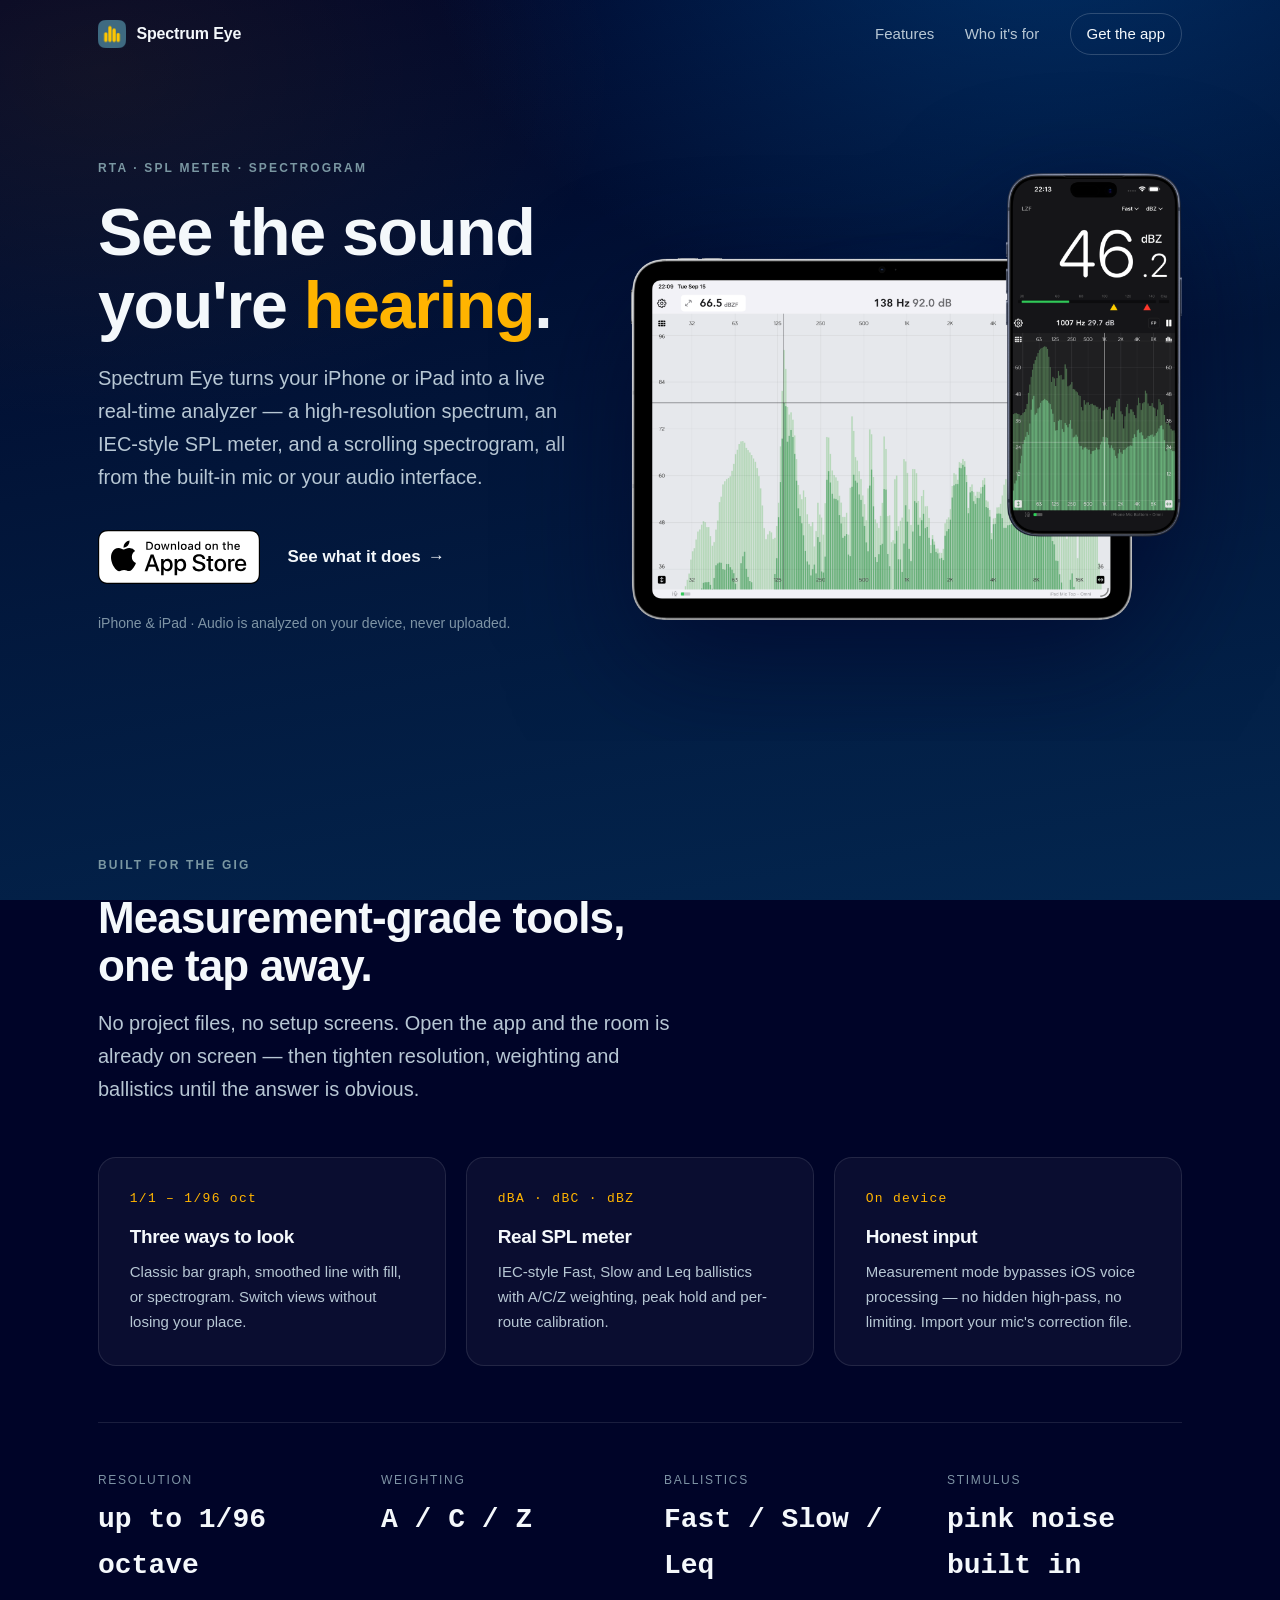
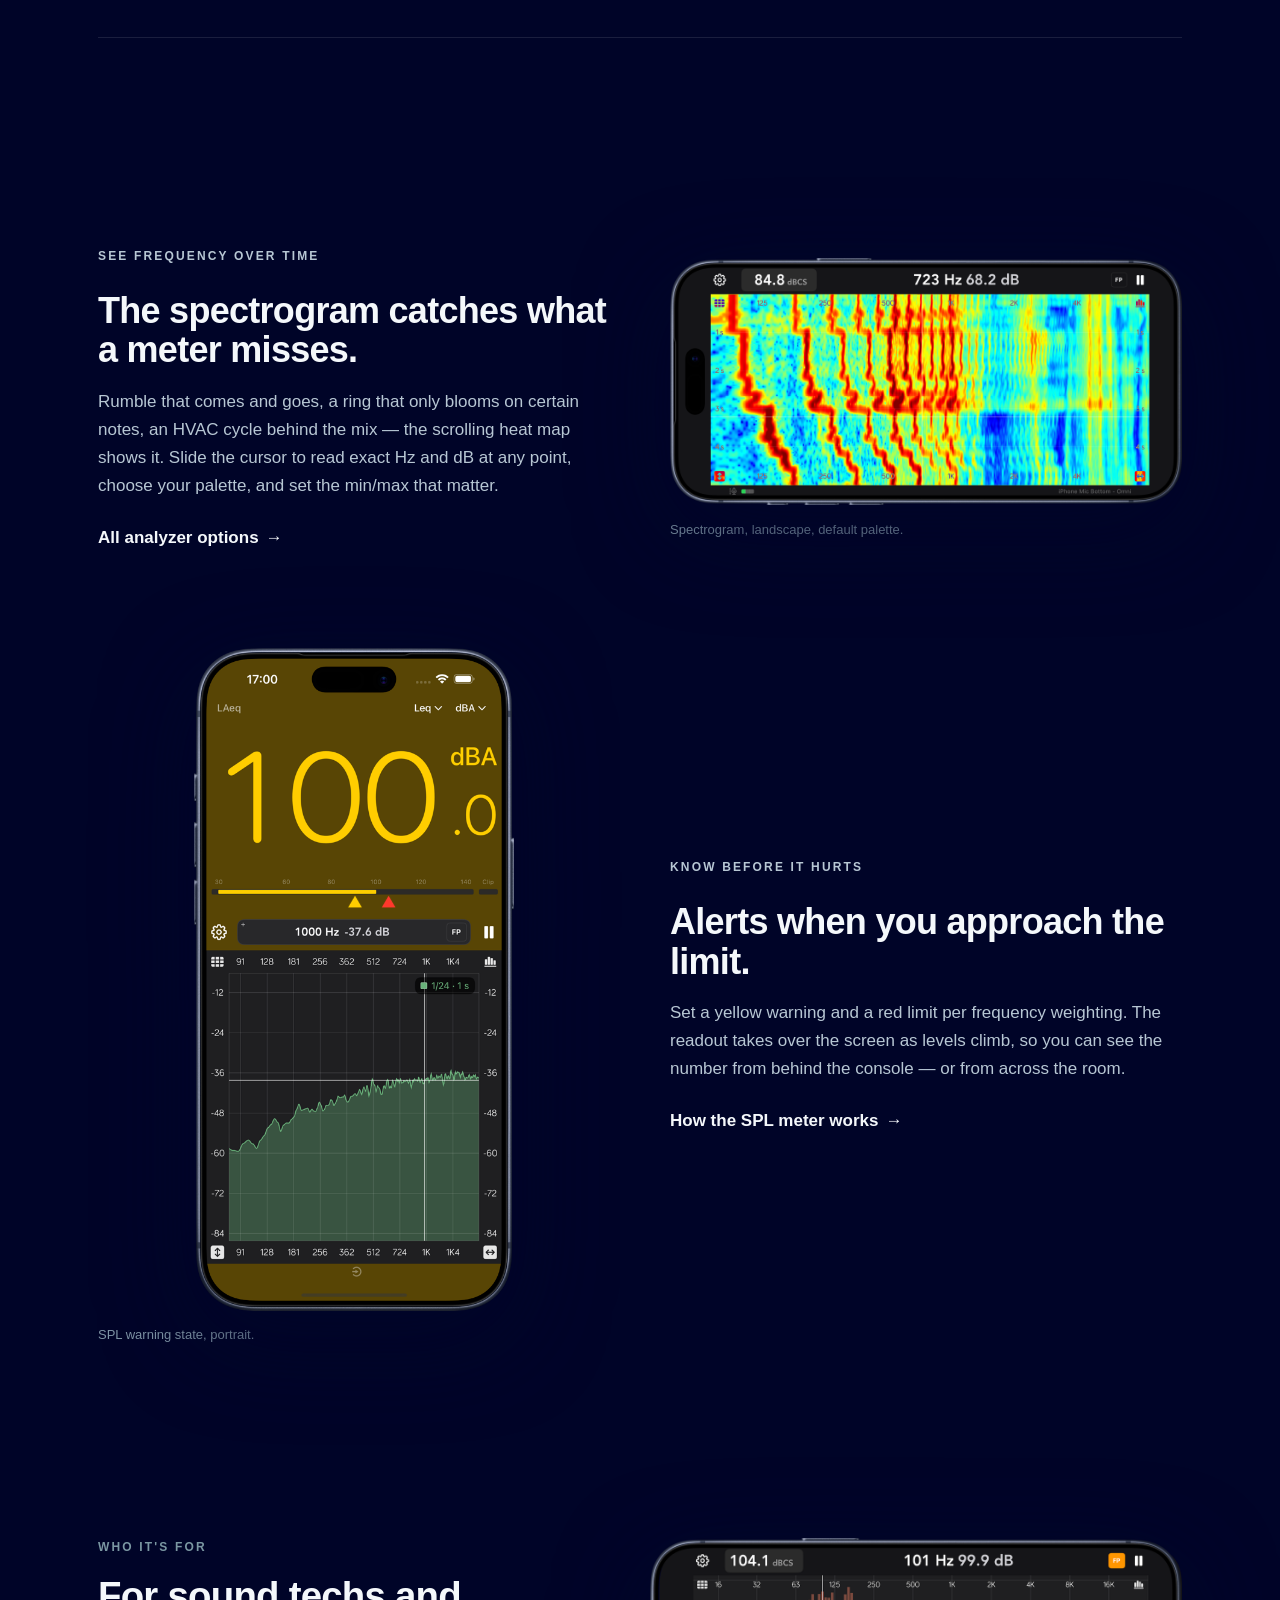
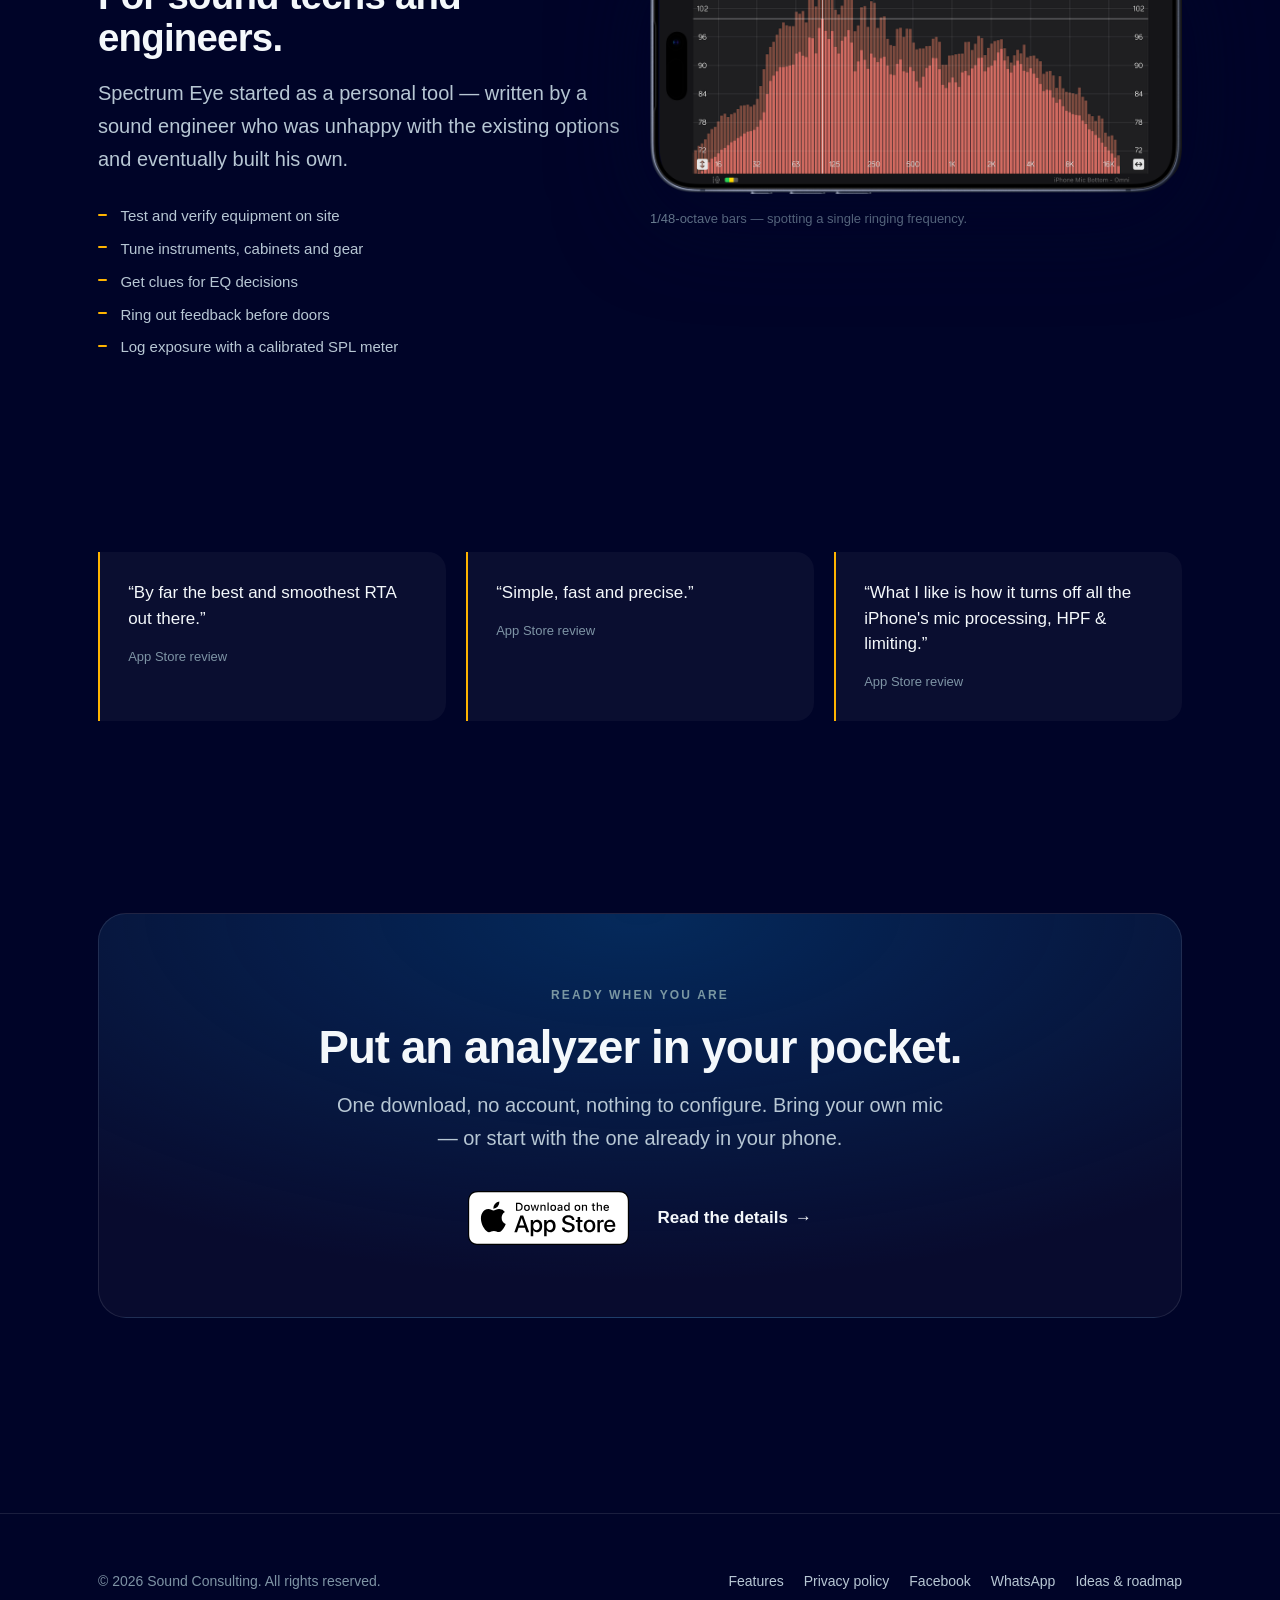
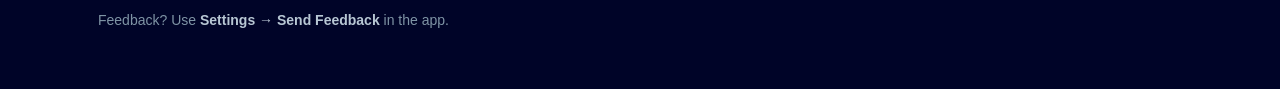
<file: docs/index.html>
<!DOCTYPE html>
<html lang="en">
<head>
<meta charset="utf-8" />
<meta name="viewport" content="width=device-width, initial-scale=1" />
<title>Spectrum Eye — Live RTA, SPL Meter &amp; Spectrogram for iPhone and iPad</title>
<meta name="description" content="Spectrum Eye is a real-time audio analyzer for iPhone and iPad: bar, line and spectrogram views up to 1/96 octave, an IEC-style SPL meter with alerts, and mic calibration. Everything is analyzed on device." />
<link rel="canonical" href="https://www.spectrum-eye.com/" />
<meta property="og:type" content="website" />
<meta property="og:title" content="Spectrum Eye — Live RTA, SPL Meter &amp; Spectrogram" />
<meta property="og:description" content="A real-time analyzer built by a sound engineer: high-resolution RTA, IEC-style SPL meter, spectrogram, and mic calibration on iPhone and iPad." />
<meta property="og:url" content="https://www.spectrum-eye.com/" />
<meta property="og:image" content="https://www.spectrum-eye.com/assets/img/hero.png" />
<meta name="twitter:card" content="summary_large_image" />
<meta name="theme-color" content="#000428" />
<link rel="icon" type="image/png" href="assets/img/favicon.png" />
<link rel="apple-touch-icon" href="assets/img/apple-touch-icon.png" />
<link rel="stylesheet" href="assets/css/site.css" />
</head>
<body>
<a class="skip-link" href="#main">Skip to content</a>

<header class="masthead" data-stuck="false">
  <div class="shell masthead__inner">
    <a class="brand" href="index.html">
      <img src="assets/img/logo.png" alt="" width="28" height="28" />
      Spectrum&nbsp;Eye
    </a>
    <nav class="nav" aria-label="Main">
      <a href="features.html">Features</a>
      <a href="#who">Who it's for</a>
      <a class="nav__cta" href="https://apps.apple.com/app/apple-store/id794366989?pt=1736742&amp;ct=website&amp;mt=8">Get the app</a>
    </nav>
  </div>
</header>

<main id="main">

  <section class="hero">
    <div class="shell hero__grid">
      <div>
        <p class="eyebrow">RTA · SPL meter · Spectrogram</p>
        <h1>See the sound<br />you're <em>hearing</em>.</h1>
        <p class="lede">
          Spectrum Eye turns your iPhone or iPad into a live real-time analyzer — a
          high-resolution spectrum, an IEC-style SPL meter, and a scrolling spectrogram,
          all from the built-in mic or your audio interface.
        </p>
        <div class="hero__cta">
          <a class="badge-link" href="https://apps.apple.com/app/apple-store/id794366989?pt=1736742&amp;ct=website&amp;mt=8">
            <img src="assets/img/appstore-badge-white.svg" alt="Download Spectrum Eye on the App Store" />
          </a>
          <a class="text-link" href="features.html">See what it does <span aria-hidden="true">→</span></a>
        </div>
        <p class="hero__note">iPhone &amp; iPad · Audio is analyzed on your device, never uploaded.</p>
      </div>
      <div class="hero__art">
        <img src="assets/img/hero.png" width="2450" height="1989"
             alt="Spectrum Eye running on an iPad in light mode and an iPhone in dark mode, both showing a live spectrum and SPL readout." />
      </div>
    </div>
    <div class="shell">
      <div class="eq" aria-hidden="true">
        <span style="animation-delay:0s"></span><span style="animation-delay:.12s"></span>
        <span style="animation-delay:.3s"></span><span style="animation-delay:.08s"></span>
        <span style="animation-delay:.42s"></span><span style="animation-delay:.22s"></span>
        <span style="animation-delay:.55s"></span><span style="animation-delay:.16s"></span>
        <span style="animation-delay:.36s"></span><span style="animation-delay:.48s"></span>
        <span style="animation-delay:.05s"></span><span style="animation-delay:.28s"></span>
        <span style="animation-delay:.6s"></span><span style="animation-delay:.18s"></span>
        <span style="animation-delay:.34s"></span><span style="animation-delay:.44s"></span>
        <span style="animation-delay:.1s"></span><span style="animation-delay:.52s"></span>
        <span style="animation-delay:.26s"></span><span style="animation-delay:.38s"></span>
      </div>
    </div>
  </section>

  <section class="section" aria-labelledby="built">
    <div class="shell">
      <div class="section__head reveal">
        <p class="eyebrow">Built for the gig</p>
        <h2 id="built">Measurement-grade tools, one tap away.</h2>
        <p class="lede">
          No project files, no setup screens. Open the app and the room is already on screen —
          then tighten resolution, weighting and ballistics until the answer is obvious.
        </p>
      </div>

      <div class="grid grid--3">
        <article class="card reveal">
          <span class="card__mark">1/1 – 1/96 oct</span>
          <h3>Three ways to look</h3>
          <p>Classic bar graph, smoothed line with fill, or spectrogram. Switch views without losing your place.</p>
        </article>
        <article class="card reveal">
          <span class="card__mark">dBA · dBC · dBZ</span>
          <h3>Real SPL meter</h3>
          <p>IEC-style Fast, Slow and Leq ballistics with A/C/Z weighting, peak hold and per-route calibration.</p>
        </article>
        <article class="card reveal">
          <span class="card__mark">On device</span>
          <h3>Honest input</h3>
          <p>Measurement mode bypasses iOS voice processing — no hidden high-pass, no limiting. Import your mic's correction file.</p>
        </article>
      </div>

      <dl class="stats reveal" style="margin-top: clamp(2.5rem, 5vw, 3.5rem)">
        <div class="stat"><dt>Resolution</dt><dd>up to 1/96 octave</dd></div>
        <div class="stat"><dt>Weighting</dt><dd>A / C / Z</dd></div>
        <div class="stat"><dt>Ballistics</dt><dd>Fast / Slow / Leq</dd></div>
        <div class="stat"><dt>Stimulus</dt><dd>pink noise built in</dd></div>
      </dl>
    </div>
  </section>

  <section class="section section--tight" aria-labelledby="time">
    <div class="shell">
      <div class="showcase reveal">
        <div>
          <p class="eyebrow">See frequency over time</p>
          <h2 id="time">The spectrogram catches what a meter misses.</h2>
          <p>
            Rumble that comes and goes, a ring that only blooms on certain notes, an HVAC cycle
            behind the mix — the scrolling heat map shows it. Slide the cursor to read exact
            Hz and dB at any point, choose your palette, and set the min/max that matter.
          </p>
          <a class="text-link" href="features.html#analyzer">All analyzer options <span aria-hidden="true">→</span></a>
        </div>
        <div class="showcase__art">
          <figure class="figure">
            <div class="frame">
              <img src="assets/img/shot-spectrogram-dark.png" loading="lazy"
                   alt="Spectrogram view in Spectrum Eye showing a colour heat map of frequency against time with a cursor readout of 723 Hz." />
            </div>
            <figcaption>Spectrogram, landscape, default palette.</figcaption>
          </figure>
        </div>
      </div>

      <div class="showcase showcase--flip reveal">
        <div>
          <p class="eyebrow">Know before it hurts</p>
          <h2>Alerts when you approach the limit.</h2>
          <p>
            Set a yellow warning and a red limit per frequency weighting. The readout takes over the
            screen as levels climb, so you can see the number from behind the console — or from
            across the room.
          </p>
          <a class="text-link" href="features.html#spl">How the SPL meter works <span aria-hidden="true">→</span></a>
        </div>
        <div class="showcase__art">
          <figure class="figure">
            <div class="frame frame--phone">
              <img src="assets/img/shot-spl-alert.png" loading="lazy"
                   alt="iPhone showing the SPL meter tinted yellow at 100.0 dBA with a warning threshold marker and live spectrum below." />
            </div>
            <figcaption>SPL warning state, portrait.</figcaption>
          </figure>
        </div>
      </div>
    </div>
  </section>

  <section class="section" id="who" aria-labelledby="who-h">
    <div class="shell">
      <div class="grid grid--2">
        <div class="reveal">
          <p class="eyebrow">Who it's for</p>
          <h2 id="who-h" style="font-size: clamp(1.6rem, 1.2rem + 1.8vw, 2.4rem); margin-bottom: 1.1rem">
            For sound techs and engineers.
          </h2>
          <p class="lede" style="margin-bottom: 1.75rem">
            Spectrum Eye started as a personal tool — written by a sound engineer who was unhappy
            with the existing options and eventually built his own.
          </p>
          <ul class="ticks">
            <li>Test and verify equipment on site</li>
            <li>Tune instruments, cabinets and gear</li>
            <li>Get clues for EQ decisions</li>
            <li>Ring out feedback before doors</li>
            <li>Log exposure with a calibrated SPL meter</li>
          </ul>
        </div>
        <div class="reveal">
          <figure class="figure">
            <div class="frame">
              <img src="assets/img/shot-bars-dark.png" loading="lazy"
                   alt="Landscape bar graph view with a narrow peak around 1 kHz, cursor reading 1098 Hz at -27.5 dB." />
            </div>
            <figcaption>1/48-octave bars — spotting a single ringing frequency.</figcaption>
          </figure>
        </div>
      </div>
    </div>
  </section>

  <section class="section section--tight" aria-label="What users say">
    <div class="shell">
      <div class="quotes">
        <blockquote class="quote reveal">
          <p>“By far the best and smoothest RTA out there.”</p>
          <footer>App Store review</footer>
        </blockquote>
        <blockquote class="quote reveal">
          <p>“Simple, fast and precise.”</p>
          <footer>App Store review</footer>
        </blockquote>
        <blockquote class="quote reveal">
          <p>“What I like is how it turns off all the iPhone's mic processing, HPF &amp; limiting.”</p>
          <footer>App Store review</footer>
        </blockquote>
      </div>
    </div>
  </section>

  <section class="section" aria-labelledby="get">
    <div class="shell">
      <div class="closer reveal">
        <p class="eyebrow">Ready when you are</p>
        <h2 id="get">Put an analyzer in your pocket.</h2>
        <p class="lede">
          One download, no account, nothing to configure. Bring your own mic — or start with
          the one already in your phone.
        </p>
        <div class="hero__cta">
          <a class="badge-link" href="https://apps.apple.com/app/apple-store/id794366989?pt=1736742&amp;ct=website&amp;mt=8">
            <img src="assets/img/appstore-badge-white.svg" alt="Download Spectrum Eye on the App Store" />
          </a>
          <a class="text-link" href="features.html">Read the details <span aria-hidden="true">→</span></a>
        </div>
      </div>
    </div>
  </section>

</main>

<footer class="footer">
  <div class="shell footer__inner">
    <p>© 2026 Sound Consulting. All rights reserved.</p>
    <nav aria-label="Footer">
      <a href="features.html">Features</a>
      <a href="se_privacy_policy_en.html">Privacy policy</a>
      <a href="https://www.facebook.com/spectrum.eye.rta" target="_blank" rel="noopener">Facebook</a>
      <a href="https://whatsapp.com/channel/0029VbE4fCqIHph9ClSUPe04" target="_blank" rel="noopener">WhatsApp</a>
      <a href="https://spectrumeye.userjot.com/" target="_blank" rel="noopener">Ideas &amp; roadmap</a>
    </nav>
    <p>Feedback? Use <strong>Settings → Send Feedback</strong> in the app.</p>
  </div>
</footer>

<script src="assets/js/site.js" defer></script>
</body>
</html>
</file>
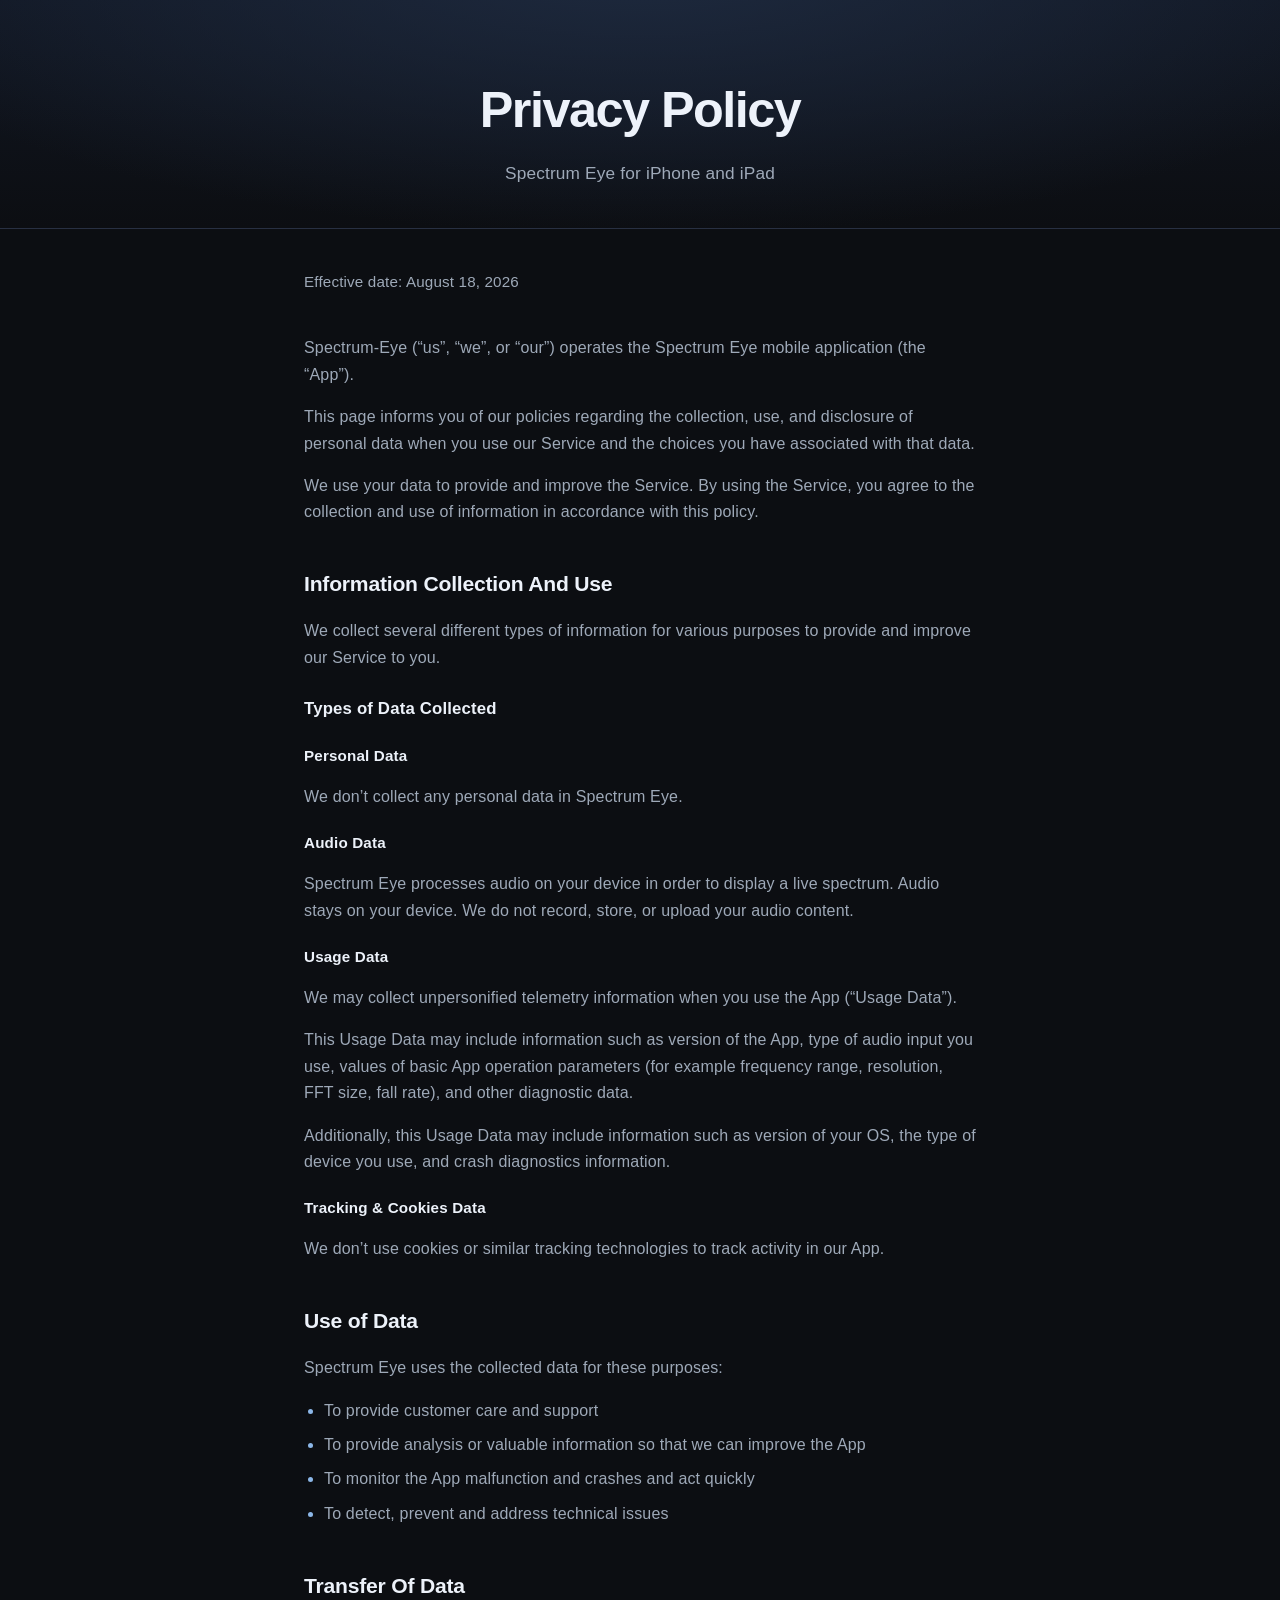
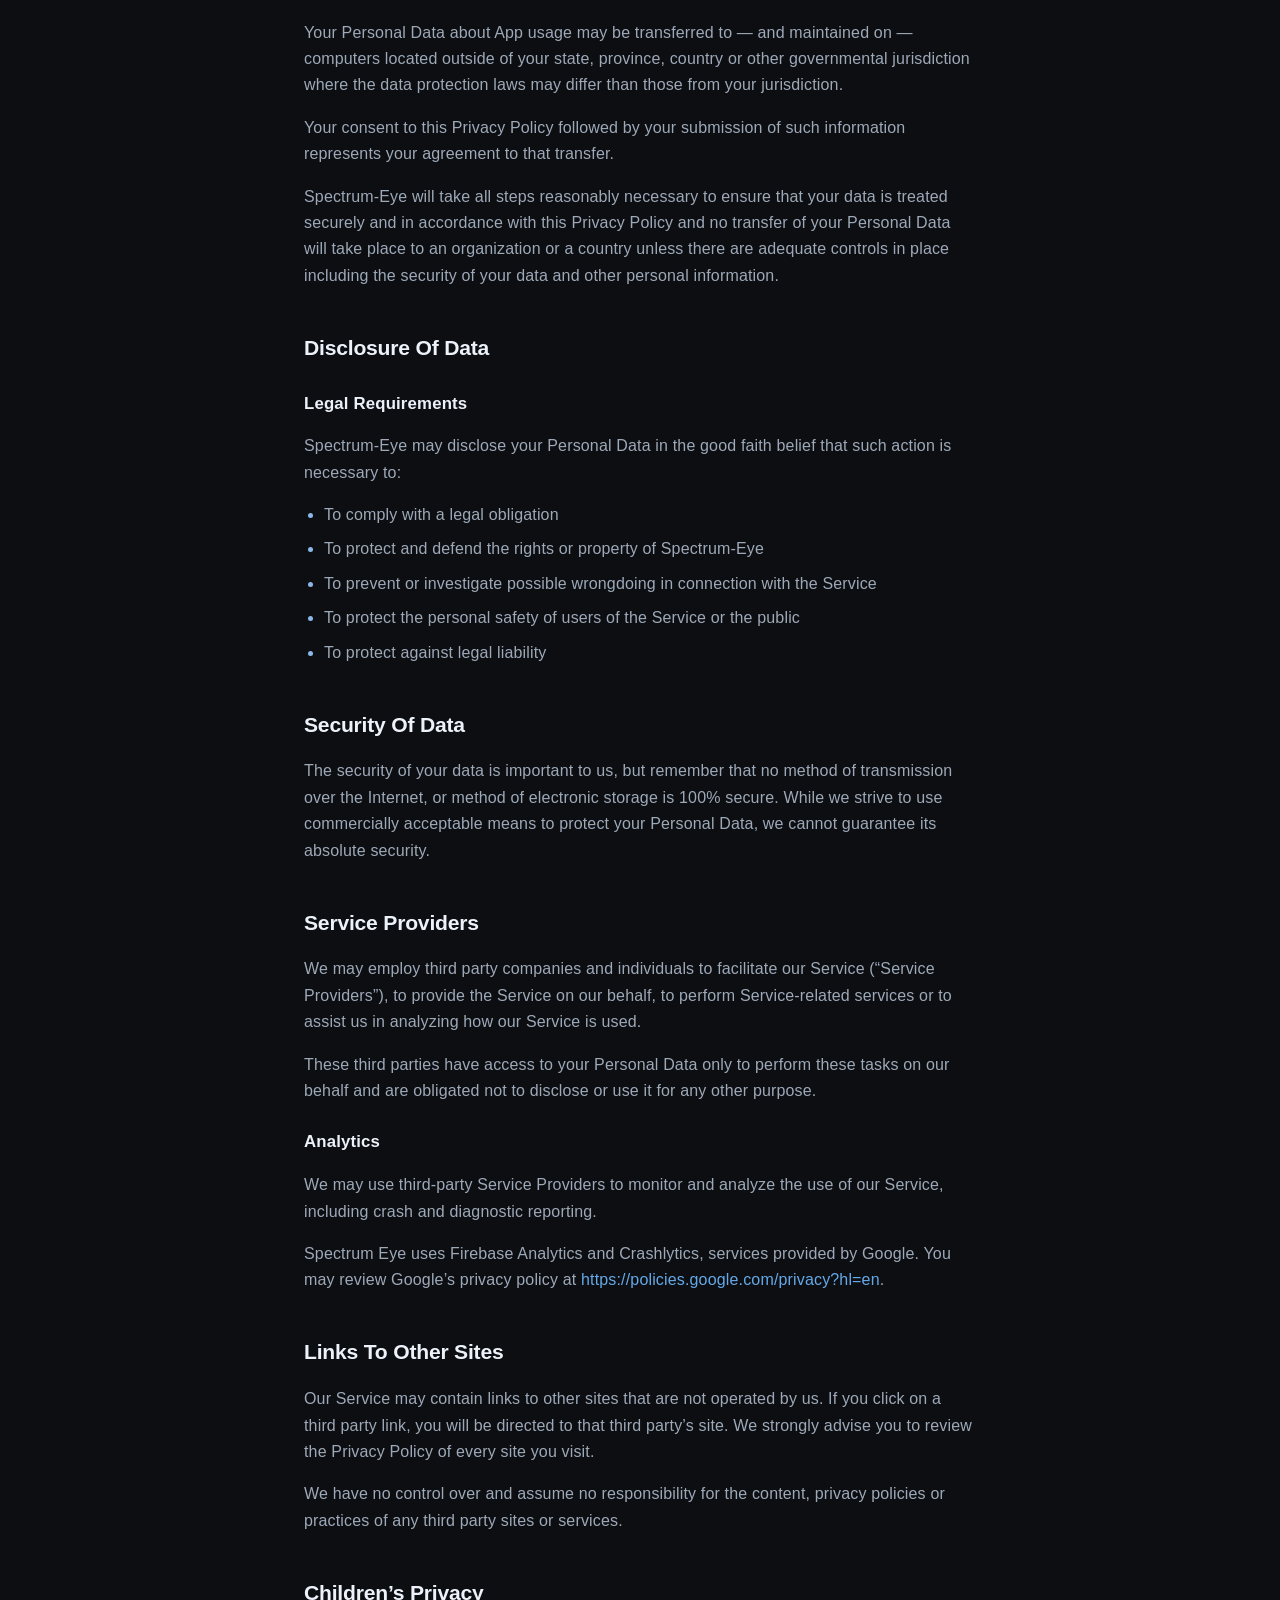
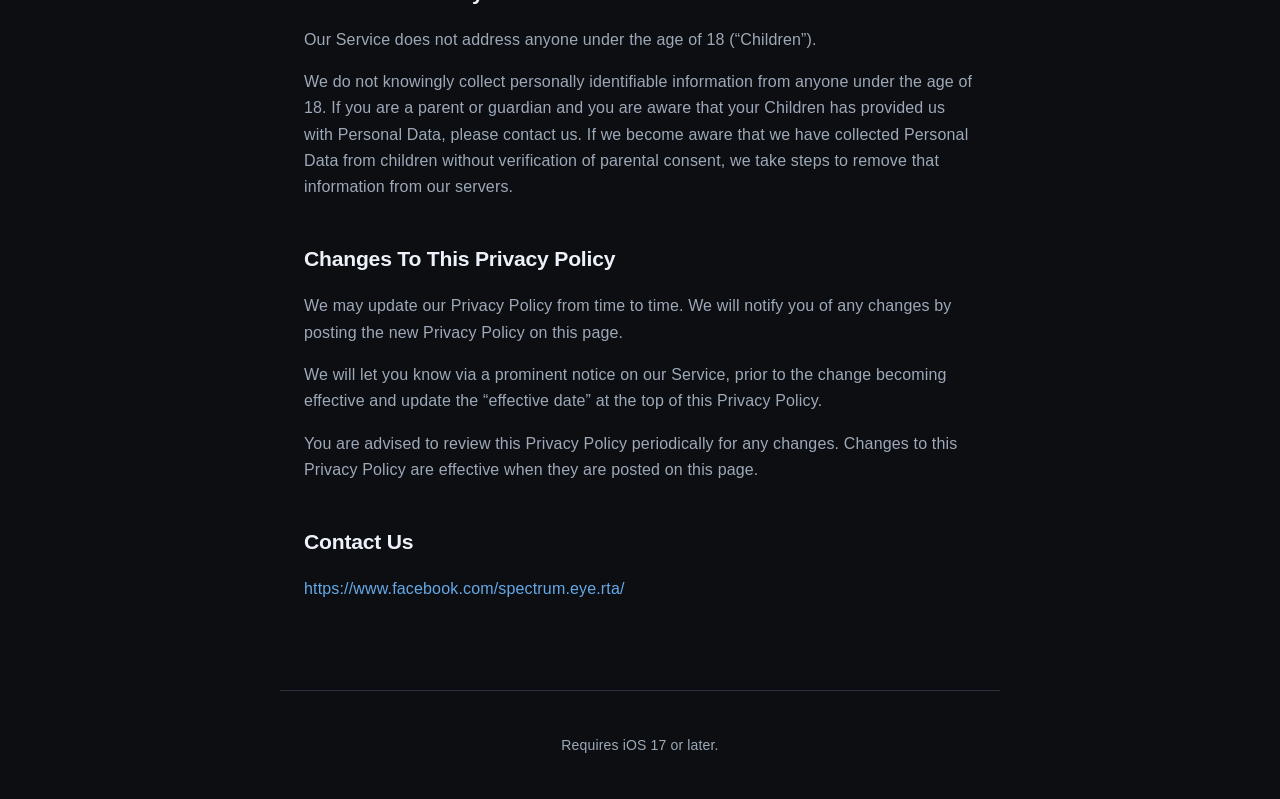
<file: se_privacy_policy_en.html>
<!DOCTYPE html>
<html lang="en">
  <head>
    <meta charset="utf-8" />
    <meta name="viewport" content="width=device-width, initial-scale=1" />
    <meta
      name="description"
      content="Privacy Policy for Spectrum Eye — the iOS real-time spectrum analyzer."
    />
    <title>Privacy Policy — Spectrum Eye</title>
    <style>
      :root {
        color-scheme: dark;
        --bg: #0c0e12;
        --bg-elevated: #141922;
        --bg-soft: #10151d;
        --border: #283042;
        --text: #edf2fa;
        --text-muted: #9ea9b8;
        --accent: #65a9e8;
        --accent-hover: #7bb8ef;
        --font: -apple-system, BlinkMacSystemFont, "Segoe UI", Roboto, Helvetica, Arial, sans-serif;
        --radius: 14px;
        --max-width: 720px;
      }

      *,
      *::before,
      *::after {
        box-sizing: border-box;
      }

      html {
        font-size: 16px;
      }

      body {
        margin: 0;
        min-height: 100vh;
        font-family: var(--font);
        background: var(--bg);
        color: var(--text);
        line-height: 1.65;
        letter-spacing: 0.01em;
      }

      a {
        color: var(--accent);
        text-decoration: none;
      }

      a:hover {
        color: var(--accent-hover);
        text-decoration: underline;
      }

      .site-header {
        padding: 4.25rem 1.5rem 2.5rem;
        text-align: center;
        border-bottom: 1px solid var(--border);
        background:
          radial-gradient(1200px 400px at 50% -20%, #1e2a3f 0%, transparent 70%),
          linear-gradient(180deg, #111723 0%, var(--bg) 100%);
      }

      .site-header h1 {
        margin: 0 0 0.5rem;
        font-size: clamp(2.2rem, 4vw, 3.15rem);
        font-weight: 650;
        letter-spacing: -0.03em;
      }

      .tagline {
        margin: 0;
        color: var(--text-muted);
        font-size: 1.08rem;
        max-width: 42rem;
        margin-inline: auto;
      }

      main {
        max-width: var(--max-width);
        margin: 0 auto;
        padding: 2.5rem 1.5rem 4.5rem;
      }

      section {
        margin-top: 2.6rem;
      }

      section h2 {
        margin: 0 0 1rem;
        font-size: 1.32rem;
        font-weight: 640;
        letter-spacing: -0.01em;
      }

      section h3 {
        margin: 1.5rem 0 0.5rem;
        font-size: 1.05rem;
        font-weight: 600;
      }

      section h4 {
        margin: 1.25rem 0 0.4rem;
        font-size: 0.95rem;
        font-weight: 600;
      }

      section p,
      section ul {
        color: var(--text-muted);
      }

      section ul {
        padding-left: 1.25rem;
      }

      section li + li {
        margin-top: 0.5rem;
      }

      section ul li::marker {
        color: #8cb7e8;
      }

      .effective-date {
        margin: 0 0 1.5rem;
        color: var(--text-muted);
        font-size: 0.95rem;
      }

      .site-footer {
        max-width: var(--max-width);
        margin: 0 auto;
        padding: 2.4rem 1.5rem;
        border-top: 1px solid var(--border);
        font-size: 0.875rem;
        color: var(--text-muted);
        text-align: center;
      }

      .site-footer p {
        margin: 0.25rem 0;
      }

      @media (max-width: 480px) {
        .site-header h1 {
          font-size: 1.75rem;
        }
      }
    </style>
  </head>
  <body>
    <header class="site-header">
      <h1>Privacy Policy</h1>
      <p class="tagline">Spectrum Eye for iPhone and iPad</p>
    </header>

    <main>
      <p class="effective-date">Effective date: August 18, 2026</p>

      <section>
        <p>
          Spectrum-Eye (“us”, “we”, or “our”) operates the Spectrum Eye mobile
          application (the “App”).
        </p>
        <p>
          This page informs you of our policies regarding the collection, use,
          and disclosure of personal data when you use our Service and the
          choices you have associated with that data.
        </p>
        <p>
          We use your data to provide and improve the Service. By using the
          Service, you agree to the collection and use of information in
          accordance with this policy.
        </p>
      </section>

      <section>
        <h2>Information Collection And Use</h2>
        <p>
          We collect several different types of information for various purposes
          to provide and improve our Service to you.
        </p>

        <h3>Types of Data Collected</h3>

        <h4>Personal Data</h4>
        <p>We don’t collect any personal data in Spectrum Eye.</p>

        <h4>Audio Data</h4>
        <p>
          Spectrum Eye processes audio on your device in order to display a live
          spectrum. Audio stays on your device. We do not record, store, or
          upload your audio content.
        </p>

        <h4>Usage Data</h4>
        <p>
          We may collect unpersonified telemetry information when you use the
          App (“Usage Data”).
        </p>
        <p>
          This Usage Data may include information such as version of the App,
          type of audio input you use, values of basic App operation parameters
          (for example frequency range, resolution, FFT size, fall rate), and
          other diagnostic data.
        </p>
        <p>
          Additionally, this Usage Data may include information such as version
          of your OS, the type of device you use, and crash diagnostics
          information.
        </p>

        <h4>Tracking &amp; Cookies Data</h4>
        <p>
          We don’t use cookies or similar tracking technologies to track
          activity in our App.
        </p>
      </section>

      <section>
        <h2>Use of Data</h2>
        <p>Spectrum Eye uses the collected data for these purposes:</p>
        <ul>
          <li>To provide customer care and support</li>
          <li>To provide analysis or valuable information so that we can improve the App</li>
          <li>To monitor the App malfunction and crashes and act quickly</li>
          <li>To detect, prevent and address technical issues</li>
        </ul>
      </section>

      <section>
        <h2>Transfer Of Data</h2>
        <p>
          Your Personal Data about App usage may be transferred to — and
          maintained on — computers located outside of your state, province,
          country or other governmental jurisdiction where the data protection
          laws may differ than those from your jurisdiction.
        </p>
        <p>
          Your consent to this Privacy Policy followed by your submission of
          such information represents your agreement to that transfer.
        </p>
        <p>
          Spectrum-Eye will take all steps reasonably necessary to ensure that
          your data is treated securely and in accordance with this Privacy
          Policy and no transfer of your Personal Data will take place to an
          organization or a country unless there are adequate controls in place
          including the security of your data and other personal information.
        </p>
      </section>

      <section>
        <h2>Disclosure Of Data</h2>
        <h3>Legal Requirements</h3>
        <p>
          Spectrum-Eye may disclose your Personal Data in the good faith belief
          that such action is necessary to:
        </p>
        <ul>
          <li>To comply with a legal obligation</li>
          <li>To protect and defend the rights or property of Spectrum-Eye</li>
          <li>To prevent or investigate possible wrongdoing in connection with the Service</li>
          <li>To protect the personal safety of users of the Service or the public</li>
          <li>To protect against legal liability</li>
        </ul>
      </section>

      <section>
        <h2>Security Of Data</h2>
        <p>
          The security of your data is important to us, but remember that no
          method of transmission over the Internet, or method of electronic
          storage is 100% secure. While we strive to use commercially acceptable
          means to protect your Personal Data, we cannot guarantee its absolute
          security.
        </p>
      </section>

      <section>
        <h2>Service Providers</h2>
        <p>
          We may employ third party companies and individuals to facilitate our
          Service (“Service Providers”), to provide the Service on our behalf,
          to perform Service-related services or to assist us in analyzing how
          our Service is used.
        </p>
        <p>
          These third parties have access to your Personal Data only to perform
          these tasks on our behalf and are obligated not to disclose or use it
          for any other purpose.
        </p>

        <h3>Analytics</h3>
        <p>
          We may use third-party Service Providers to monitor and analyze the
          use of our Service, including crash and diagnostic reporting.
        </p>
        <p>
          Spectrum Eye uses Firebase Analytics and Crashlytics, services
          provided by Google. You may review Google’s privacy policy at
          <a href="https://policies.google.com/privacy?hl=en">https://policies.google.com/privacy?hl=en</a>.
        </p>
      </section>

      <section>
        <h2>Links To Other Sites</h2>
        <p>
          Our Service may contain links to other sites that are not operated by
          us. If you click on a third party link, you will be directed to that
          third party’s site. We strongly advise you to review the Privacy
          Policy of every site you visit.
        </p>
        <p>
          We have no control over and assume no responsibility for the content,
          privacy policies or practices of any third party sites or services.
        </p>
      </section>

      <section>
        <h2>Children’s Privacy</h2>
        <p>Our Service does not address anyone under the age of 18 (“Children”).</p>
        <p>
          We do not knowingly collect personally identifiable information from
          anyone under the age of 18. If you are a parent or guardian and you
          are aware that your Children has provided us with Personal Data,
          please contact us. If we become aware that we have collected Personal
          Data from children without verification of parental consent, we take
          steps to remove that information from our servers.
        </p>
      </section>

      <section>
        <h2>Changes To This Privacy Policy</h2>
        <p>
          We may update our Privacy Policy from time to time. We will notify you
          of any changes by posting the new Privacy Policy on this page.
        </p>
        <p>
          We will let you know via a prominent notice on our Service, prior to
          the change becoming effective and update the “effective date” at the
          top of this Privacy Policy.
        </p>
        <p>
          You are advised to review this Privacy Policy periodically for any
          changes. Changes to this Privacy Policy are effective when they are
          posted on this page.
        </p>
      </section>

      <section>
        <h2>Contact Us</h2>
        <p>
          <a href="https://www.facebook.com/spectrum.eye.rta/">https://www.facebook.com/spectrum.eye.rta/</a>
        </p>
      </section>
    </main>

    <footer class="site-footer">
      <p>Requires iOS 17 or later.</p>
    </footer>
  </body>
</html>
</file>
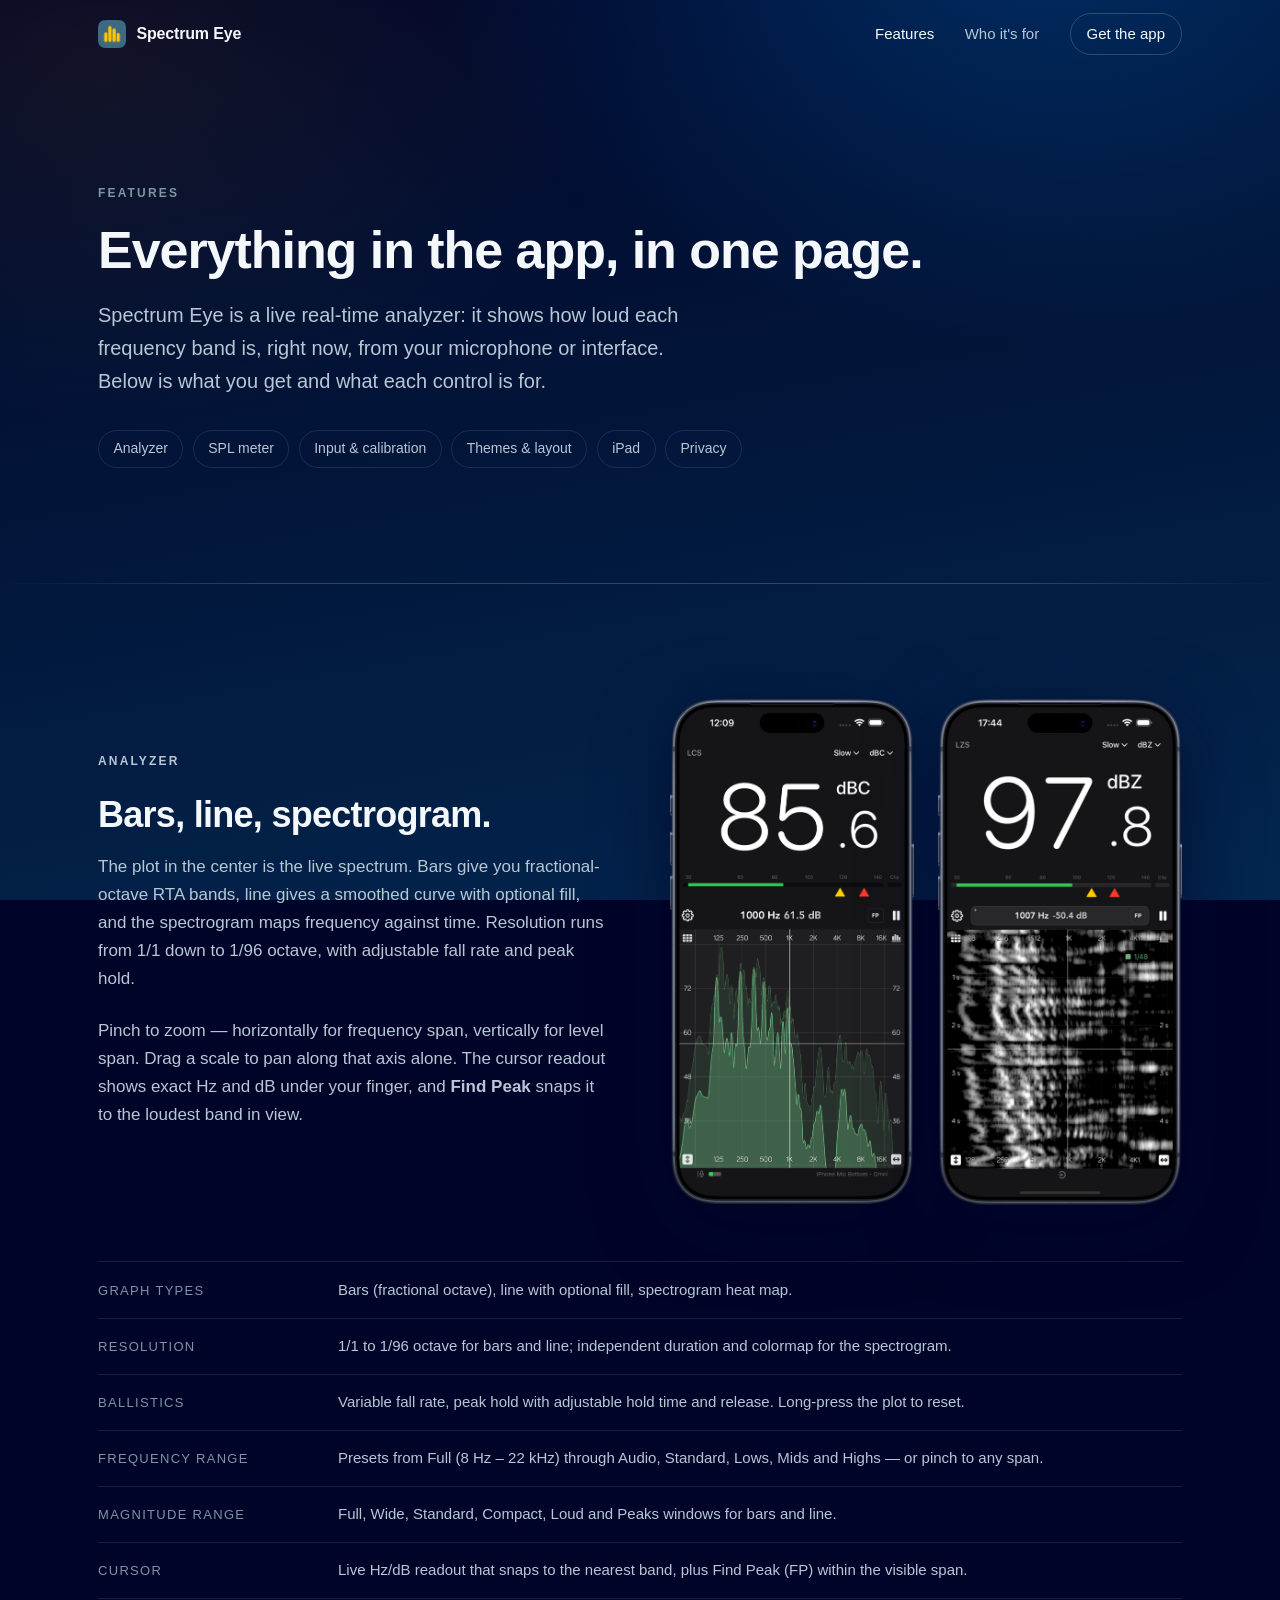
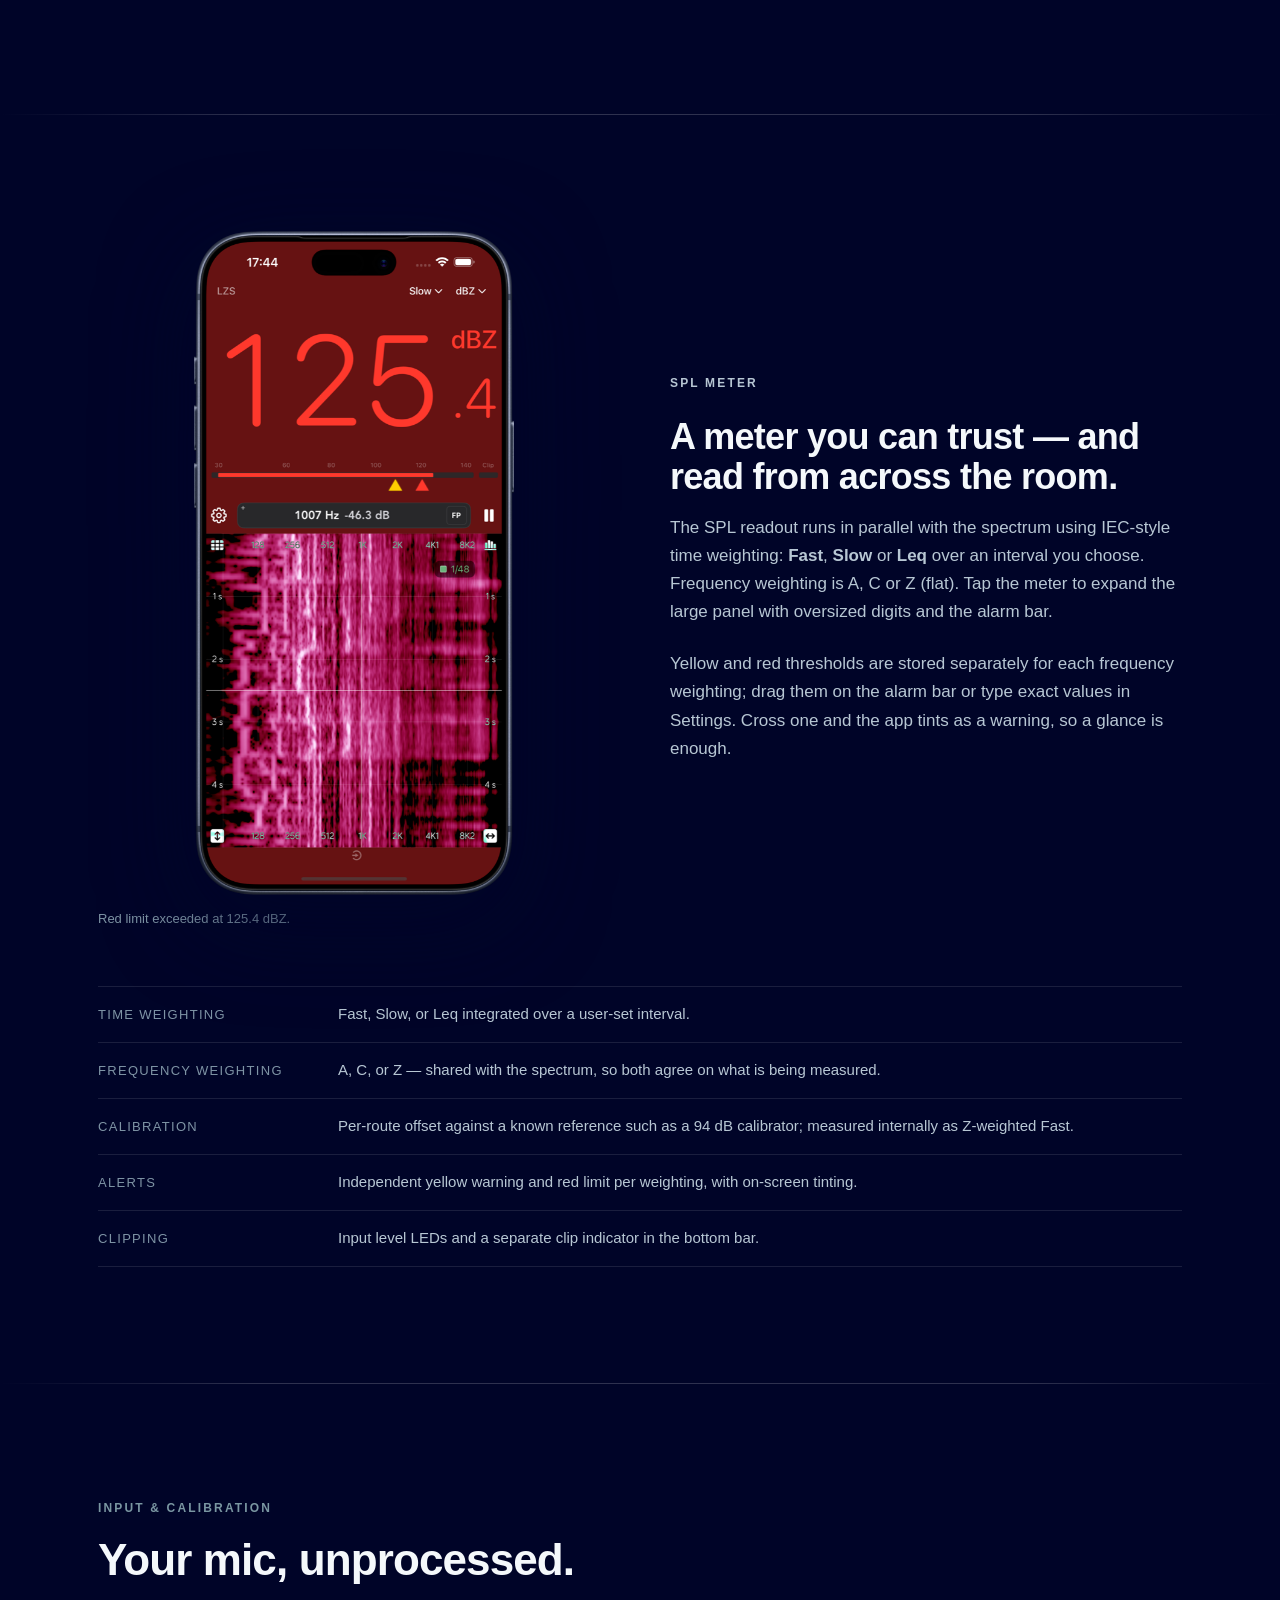
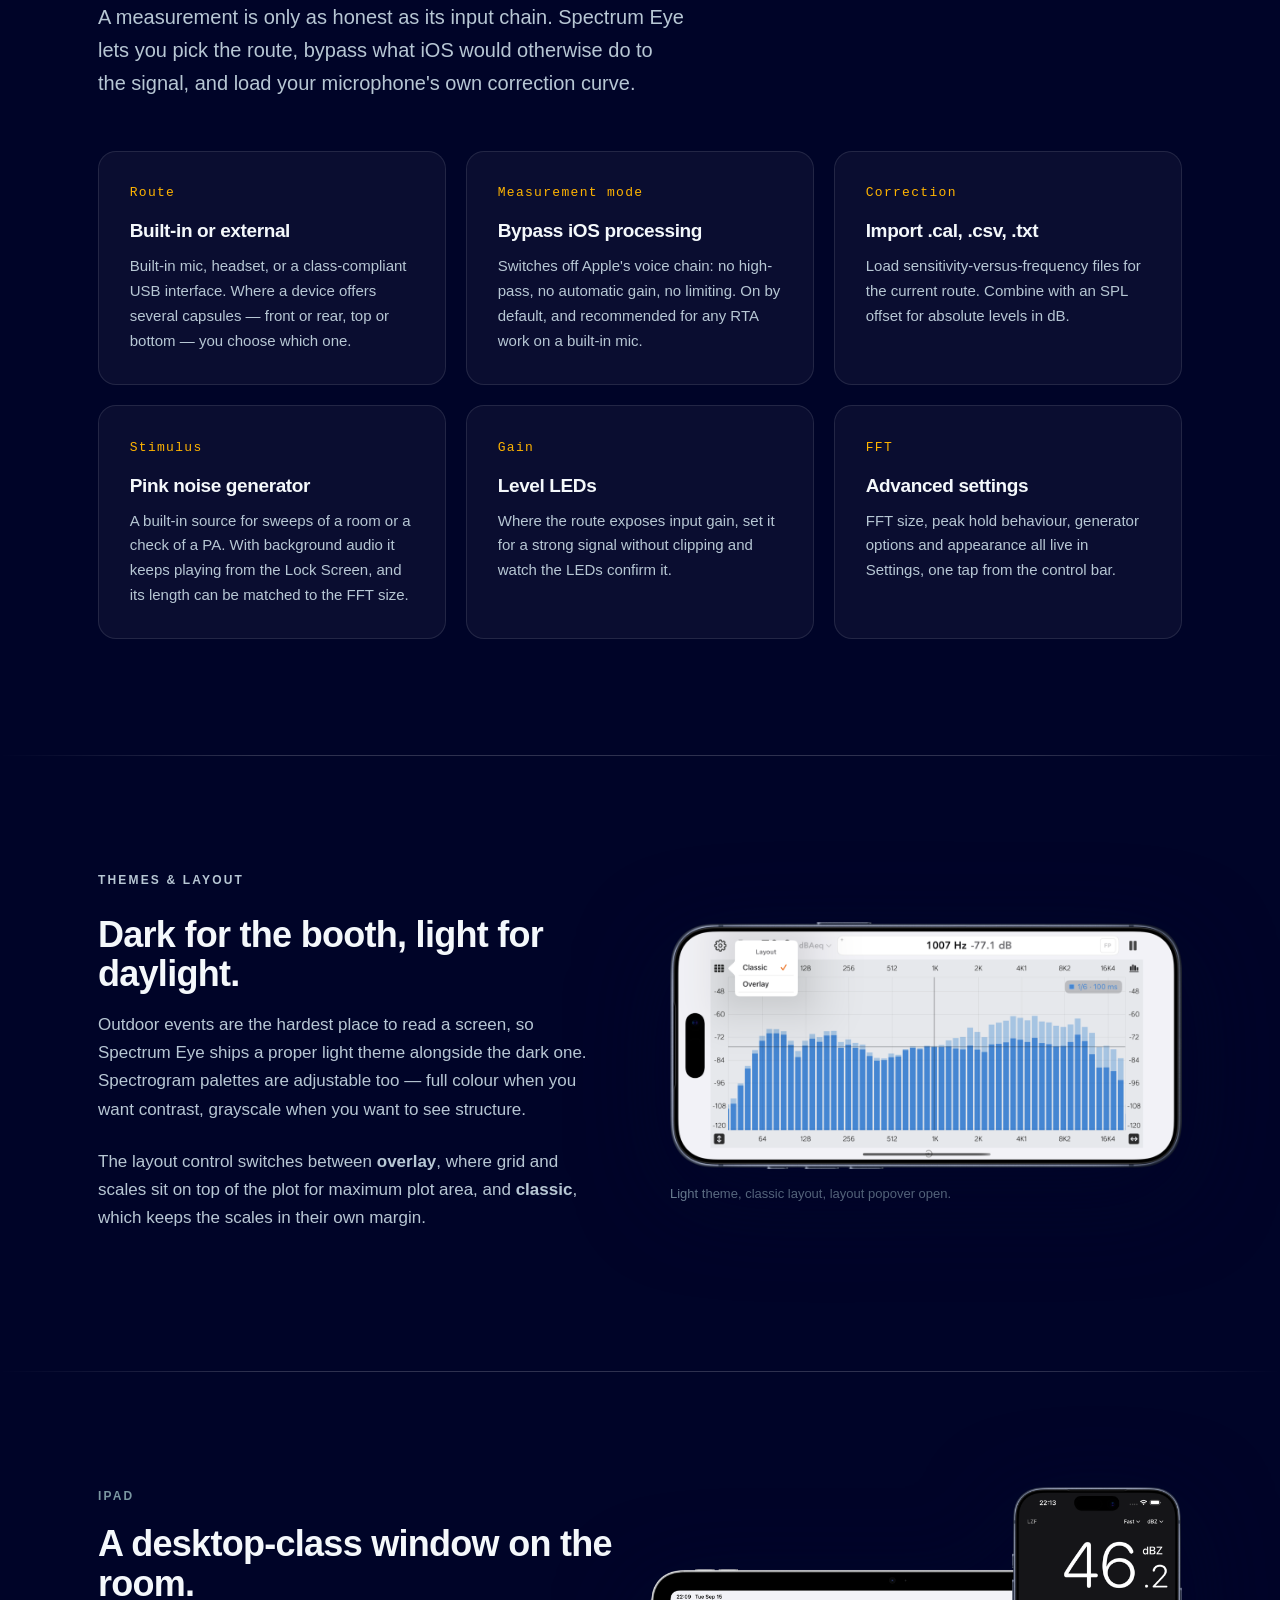
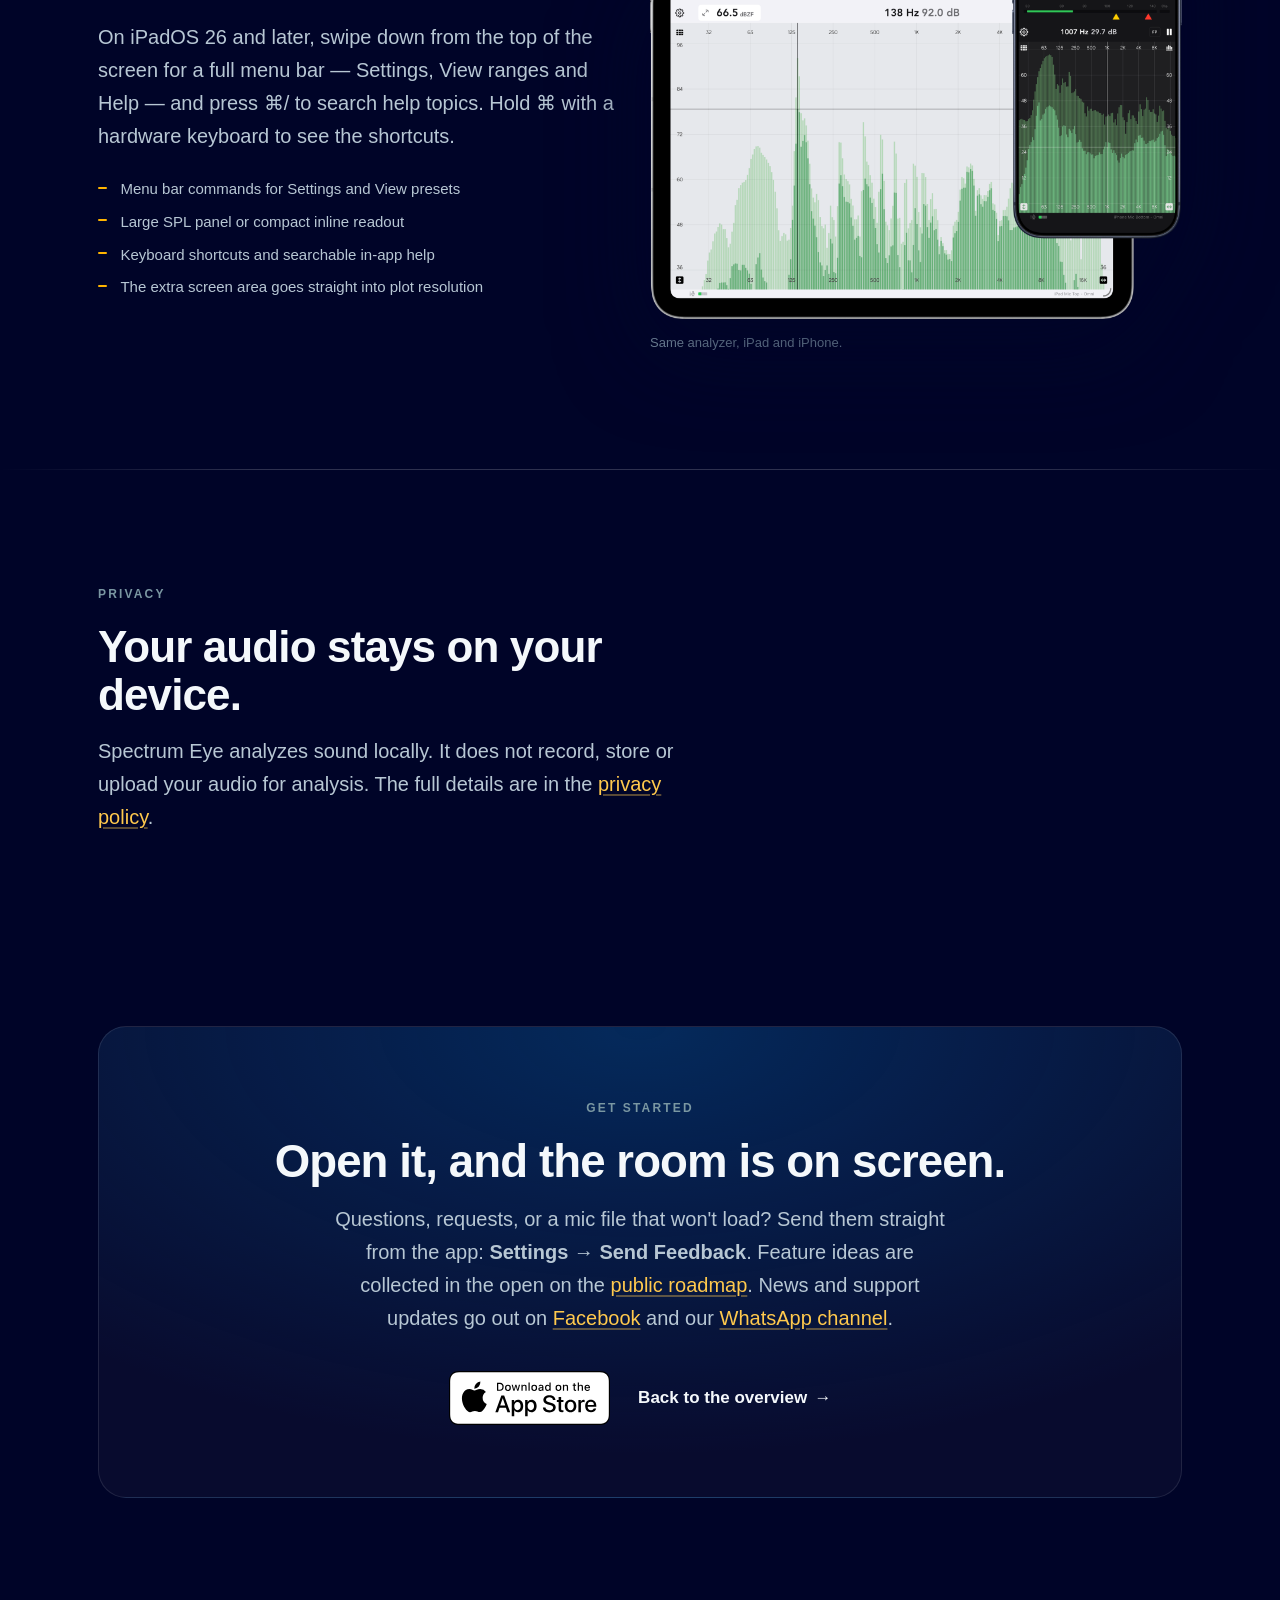
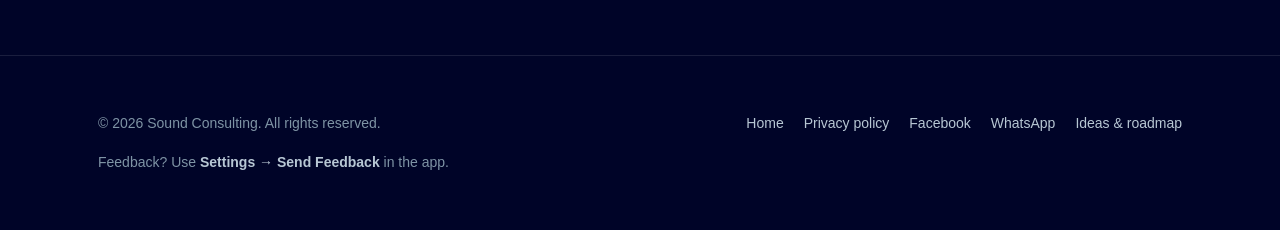
<file: docs/features.html>
<!DOCTYPE html>
<html lang="en">
<head>
<meta charset="utf-8" />
<meta name="viewport" content="width=device-width, initial-scale=1" />
<title>Features — Spectrum Eye</title>
<meta name="description" content="What Spectrum Eye does: bar, line and spectrogram views up to 1/96 octave, IEC-style SPL meter with A/C/Z weighting and alerts, measurement mode, mic correction files, pink noise generator, light and dark themes, and iPad menu bar support." />
<link rel="canonical" href="https://www.spectrum-eye.com/features.html" />
<meta property="og:type" content="website" />
<meta property="og:title" content="Features — Spectrum Eye" />
<meta property="og:description" content="High-resolution RTA, IEC-style SPL meter, spectrogram, measurement mode and mic calibration on iPhone and iPad." />
<meta property="og:url" content="https://www.spectrum-eye.com/features.html" />
<meta property="og:image" content="https://www.spectrum-eye.com/assets/img/hero.png" />
<meta name="twitter:card" content="summary_large_image" />
<meta name="theme-color" content="#000428" />
<link rel="icon" type="image/png" href="assets/img/favicon.png" />
<link rel="apple-touch-icon" href="assets/img/apple-touch-icon.png" />
<link rel="stylesheet" href="assets/css/site.css" />
</head>
<body>
<a class="skip-link" href="#main">Skip to content</a>

<header class="masthead" data-stuck="false">
  <div class="shell masthead__inner">
    <a class="brand" href="index.html">
      <img src="assets/img/logo.png" alt="" width="28" height="28" />
      Spectrum&nbsp;Eye
    </a>
    <nav class="nav" aria-label="Main">
      <a href="features.html" aria-current="page">Features</a>
      <a href="index.html#who">Who it's for</a>
      <a class="nav__cta" href="https://apps.apple.com/app/apple-store/id794366989?pt=1736742&amp;ct=website&amp;mt=8">Get the app</a>
    </nav>
  </div>
</header>

<main id="main">

  <section class="section" aria-labelledby="intro">
    <div class="shell">
      <p class="eyebrow">Features</p>
      <h1 id="intro" style="font-size: clamp(2rem, 1.4rem + 2.8vw, 3.25rem); margin-bottom: 1.25rem">
        Everything in the app, in one page.
      </h1>
      <p class="lede">
        Spectrum Eye is a live real-time analyzer: it shows how loud each frequency band is,
        right now, from your microphone or interface. Below is what you get and what each
        control is for.
      </p>
      <div class="jumps">
        <a href="#analyzer">Analyzer</a>
        <a href="#spl">SPL meter</a>
        <a href="#input">Input &amp; calibration</a>
        <a href="#look">Themes &amp; layout</a>
        <a href="#ipad">iPad</a>
        <a href="#privacy">Privacy</a>
      </div>
    </div>
  </section>

  <hr class="rule" />

  <section class="section" id="analyzer" aria-labelledby="analyzer-h">
    <div class="shell">
      <div class="showcase reveal">
        <div>
          <p class="eyebrow">Analyzer</p>
          <h2 id="analyzer-h">Bars, line, spectrogram.</h2>
          <p>
            The plot in the center is the live spectrum. Bars give you fractional-octave RTA bands,
            line gives a smoothed curve with optional fill, and the spectrogram maps frequency
            against time. Resolution runs from 1/1 down to 1/96 octave, with adjustable fall rate
            and peak hold.
          </p>
          <p>
            Pinch to zoom — horizontally for frequency span, vertically for level span. Drag a
            scale to pan along that axis alone. The cursor readout shows exact Hz and dB under your
            finger, and <strong>Find Peak</strong> snaps it to the loudest band in view.
          </p>
        </div>
        <div class="showcase__art">
          <div class="gallery">
            <img src="assets/img/shot-line-dark.png" loading="lazy"
                 alt="Line graph view in dark mode with a filled trace and SPL readout above." />
            <img src="assets/img/shot-spectrogram-gray.png" loading="lazy"
                 alt="Spectrogram view in dark mode using the grayscale palette." />
          </div>
        </div>
      </div>

      <dl class="spec reveal" style="margin-top: clamp(2.5rem, 5vw, 3.5rem)">
        <div>
          <dt>Graph types</dt>
          <dd>Bars (fractional octave), line with optional fill, spectrogram heat map.</dd>
        </div>
        <div>
          <dt>Resolution</dt>
          <dd>1/1 to 1/96 octave for bars and line; independent duration and colormap for the spectrogram.</dd>
        </div>
        <div>
          <dt>Ballistics</dt>
          <dd>Variable fall rate, peak hold with adjustable hold time and release. Long-press the plot to reset.</dd>
        </div>
        <div>
          <dt>Frequency range</dt>
          <dd>Presets from Full (8 Hz – 22 kHz) through Audio, Standard, Lows, Mids and Highs — or pinch to any span.</dd>
        </div>
        <div>
          <dt>Magnitude range</dt>
          <dd>Full, Wide, Standard, Compact, Loud and Peaks windows for bars and line.</dd>
        </div>
        <div>
          <dt>Cursor</dt>
          <dd>Live Hz/dB readout that snaps to the nearest band, plus Find Peak (FP) within the visible span.</dd>
        </div>
      </dl>
    </div>
  </section>

  <hr class="rule" />

  <section class="section" id="spl" aria-labelledby="spl-h">
    <div class="shell">
      <div class="showcase showcase--flip reveal">
        <div>
          <p class="eyebrow">SPL meter</p>
          <h2 id="spl-h">A meter you can trust — and read from across the room.</h2>
          <p>
            The SPL readout runs in parallel with the spectrum using IEC-style time weighting:
            <strong>Fast</strong>, <strong>Slow</strong> or <strong>Leq</strong> over an interval you
            choose. Frequency weighting is A, C or Z (flat). Tap the meter to expand the large panel
            with oversized digits and the alarm bar.
          </p>
          <p>
            Yellow and red thresholds are stored separately for each frequency weighting; drag them on
            the alarm bar or type exact values in Settings. Cross one and the app tints as a warning,
            so a glance is enough.
          </p>
        </div>
        <div class="showcase__art">
          <figure class="figure">
            <div class="frame frame--phone">
              <img src="assets/img/shot-spectrogram-red.png" loading="lazy"
                   alt="SPL meter tinted red at 125.4 dBZ above a magenta spectrogram, indicating the red limit was exceeded." />
            </div>
            <figcaption>Red limit exceeded at 125.4 dBZ.</figcaption>
          </figure>
        </div>
      </div>

      <dl class="spec reveal" style="margin-top: clamp(2.5rem, 5vw, 3.5rem)">
        <div>
          <dt>Time weighting</dt>
          <dd>Fast, Slow, or Leq integrated over a user-set interval.</dd>
        </div>
        <div>
          <dt>Frequency weighting</dt>
          <dd>A, C, or Z — shared with the spectrum, so both agree on what is being measured.</dd>
        </div>
        <div>
          <dt>Calibration</dt>
          <dd>Per-route offset against a known reference such as a 94 dB calibrator; measured internally as Z-weighted Fast.</dd>
        </div>
        <div>
          <dt>Alerts</dt>
          <dd>Independent yellow warning and red limit per weighting, with on-screen tinting.</dd>
        </div>
        <div>
          <dt>Clipping</dt>
          <dd>Input level LEDs and a separate clip indicator in the bottom bar.</dd>
        </div>
      </dl>
    </div>
  </section>

  <hr class="rule" />

  <section class="section" id="input" aria-labelledby="input-h">
    <div class="shell">
      <div class="section__head reveal">
        <p class="eyebrow">Input &amp; calibration</p>
        <h2 id="input-h">Your mic, unprocessed.</h2>
        <p class="lede">
          A measurement is only as honest as its input chain. Spectrum Eye lets you pick the route,
          bypass what iOS would otherwise do to the signal, and load your microphone's own
          correction curve.
        </p>
      </div>

      <div class="grid grid--3">
        <article class="card reveal">
          <span class="card__mark">Route</span>
          <h3>Built-in or external</h3>
          <p>
            Built-in mic, headset, or a class-compliant USB interface. Where a device offers several
            capsules — front or rear, top or bottom — you choose which one.
          </p>
        </article>
        <article class="card reveal">
          <span class="card__mark">Measurement mode</span>
          <h3>Bypass iOS processing</h3>
          <p>
            Switches off Apple's voice chain: no high-pass, no automatic gain, no limiting.
            On by default, and recommended for any RTA work on a built-in mic.
          </p>
        </article>
        <article class="card reveal">
          <span class="card__mark">Correction</span>
          <h3>Import .cal, .csv, .txt</h3>
          <p>
            Load sensitivity-versus-frequency files for the current route. Combine with an SPL offset
            for absolute levels in dB.
          </p>
        </article>
        <article class="card reveal">
          <span class="card__mark">Stimulus</span>
          <h3>Pink noise generator</h3>
          <p>
            A built-in source for sweeps of a room or a check of a PA. With background audio it keeps
            playing from the Lock Screen, and its length can be matched to the FFT size.
          </p>
        </article>
        <article class="card reveal">
          <span class="card__mark">Gain</span>
          <h3>Level LEDs</h3>
          <p>
            Where the route exposes input gain, set it for a strong signal without clipping and watch
            the LEDs confirm it.
          </p>
        </article>
        <article class="card reveal">
          <span class="card__mark">FFT</span>
          <h3>Advanced settings</h3>
          <p>
            FFT size, peak hold behaviour, generator options and appearance all live in Settings,
            one tap from the control bar.
          </p>
        </article>
      </div>
    </div>
  </section>

  <hr class="rule" />

  <section class="section" id="look" aria-labelledby="look-h">
    <div class="shell">
      <div class="showcase reveal">
        <div>
          <p class="eyebrow">Themes &amp; layout</p>
          <h2 id="look-h">Dark for the booth, light for daylight.</h2>
          <p>
            Outdoor events are the hardest place to read a screen, so Spectrum Eye ships a proper
            light theme alongside the dark one. Spectrogram palettes are adjustable too — full colour
            when you want contrast, grayscale when you want to see structure.
          </p>
          <p>
            The layout control switches between <strong>overlay</strong>, where grid and scales sit on
            top of the plot for maximum plot area, and <strong>classic</strong>, which keeps the
            scales in their own margin.
          </p>
        </div>
        <div class="showcase__art">
          <figure class="figure">
            <div class="frame">
              <img src="assets/img/shot-light-classic.png" loading="lazy"
                   alt="Light theme in landscape with the layout popover open, offering Classic and Overlay options over a blue bar graph." />
            </div>
            <figcaption>Light theme, classic layout, layout popover open.</figcaption>
          </figure>
        </div>
      </div>
    </div>
  </section>

  <hr class="rule" />

  <section class="section" id="ipad" aria-labelledby="ipad-h">
    <div class="shell">
      <div class="grid grid--2">
        <div class="reveal">
          <p class="eyebrow">iPad</p>
          <h2 id="ipad-h" style="font-size: clamp(1.5rem, 1.1rem + 1.6vw, 2.25rem); margin-bottom: 1.1rem">
            A desktop-class window on the room.
          </h2>
          <p class="lede" style="margin-bottom: 1.5rem">
            On iPadOS 26 and later, swipe down from the top of the screen for a full menu bar —
            Settings, View ranges and Help — and press ⌘/ to search help topics. Hold ⌘ with a
            hardware keyboard to see the shortcuts.
          </p>
          <ul class="ticks">
            <li>Menu bar commands for Settings and View presets</li>
            <li>Large SPL panel or compact inline readout</li>
            <li>Keyboard shortcuts and searchable in-app help</li>
            <li>The extra screen area goes straight into plot resolution</li>
          </ul>
        </div>
        <div class="reveal">
          <figure class="figure">
            <div class="frame">
              <img src="assets/img/hero.png" loading="lazy"
                   alt="Spectrum Eye on iPad in light mode next to an iPhone in dark mode." />
            </div>
            <figcaption>Same analyzer, iPad and iPhone.</figcaption>
          </figure>
        </div>
      </div>
    </div>
  </section>

  <hr class="rule" />

  <section class="section" id="privacy" aria-labelledby="privacy-h">
    <div class="shell">
      <div class="section__head reveal" style="margin-bottom: 0">
        <p class="eyebrow">Privacy</p>
        <h2 id="privacy-h">Your audio stays on your device.</h2>
        <p class="lede">
          Spectrum Eye analyzes sound locally. It does not record, store or upload your audio for
          analysis. The full details are in the
          <a href="se_privacy_policy_en.html">privacy policy</a>.
        </p>
      </div>
    </div>
  </section>

  <section class="section section--tight" aria-labelledby="get">
    <div class="shell">
      <div class="closer reveal">
        <p class="eyebrow">Get started</p>
        <h2 id="get">Open it, and the room is on screen.</h2>
        <p class="lede">
          Questions, requests, or a mic file that won't load? Send them straight from the app:
          <strong>Settings → Send Feedback</strong>. Feature ideas are collected in the open on the
          <a href="https://spectrumeye.userjot.com/" target="_blank" rel="noopener">public roadmap</a>.
          News and support updates go out on
          <a href="https://www.facebook.com/spectrum.eye.rta" target="_blank" rel="noopener">Facebook</a>
          and our
          <a href="https://whatsapp.com/channel/0029VbE4fCqIHph9ClSUPe04" target="_blank" rel="noopener">WhatsApp channel</a>.
        </p>
        <div class="hero__cta">
          <a class="badge-link" href="https://apps.apple.com/app/apple-store/id794366989?pt=1736742&amp;ct=website&amp;mt=8">
            <img src="assets/img/appstore-badge-white.svg" alt="Download Spectrum Eye on the App Store" />
          </a>
          <a class="text-link" href="index.html">Back to the overview <span aria-hidden="true">→</span></a>
        </div>
      </div>
    </div>
  </section>

</main>

<footer class="footer">
  <div class="shell footer__inner">
    <p>© 2026 Sound Consulting. All rights reserved.</p>
    <nav aria-label="Footer">
      <a href="index.html">Home</a>
      <a href="se_privacy_policy_en.html">Privacy policy</a>
      <a href="https://www.facebook.com/spectrum.eye.rta" target="_blank" rel="noopener">Facebook</a>
      <a href="https://whatsapp.com/channel/0029VbE4fCqIHph9ClSUPe04" target="_blank" rel="noopener">WhatsApp</a>
      <a href="https://spectrumeye.userjot.com/" target="_blank" rel="noopener">Ideas &amp; roadmap</a>
    </nav>
    <p>Feedback? Use <strong>Settings → Send Feedback</strong> in the app.</p>
  </div>
</footer>

<script src="assets/js/site.js" defer></script>
</body>
</html>
</file>
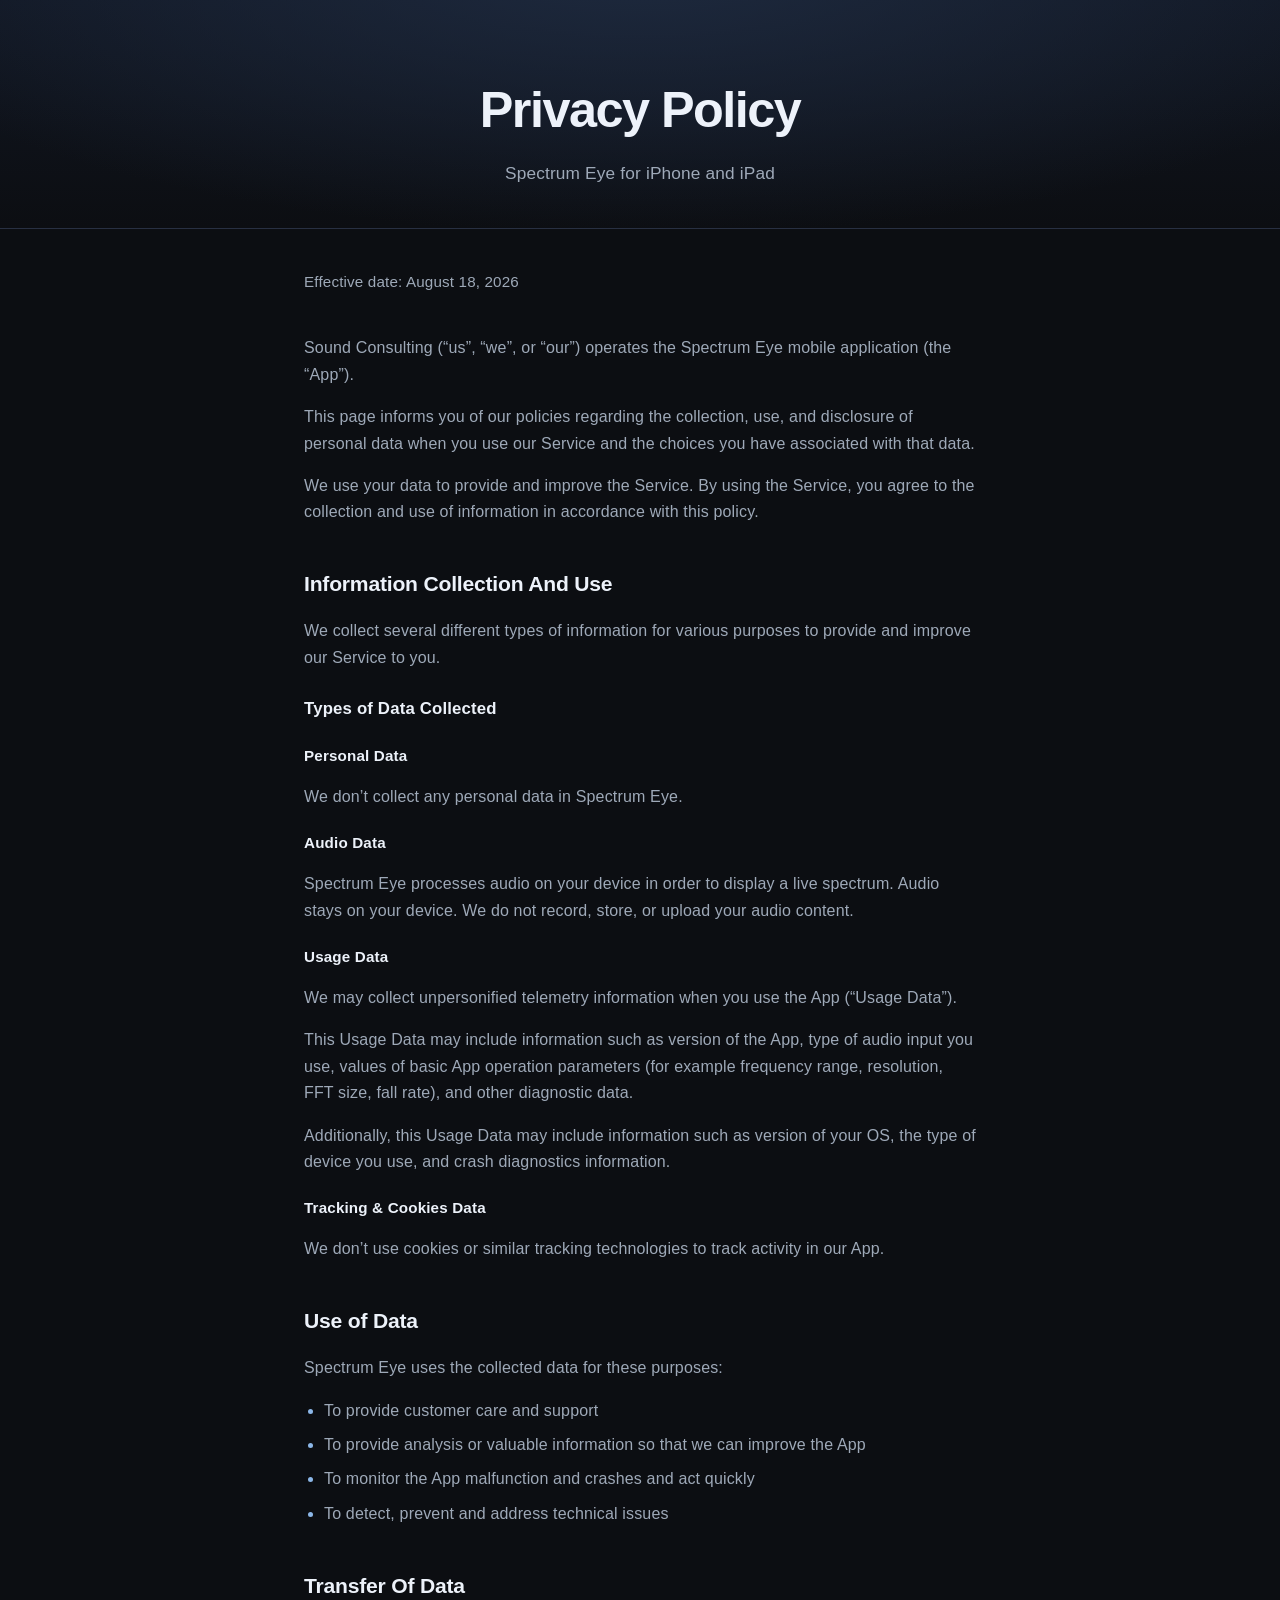
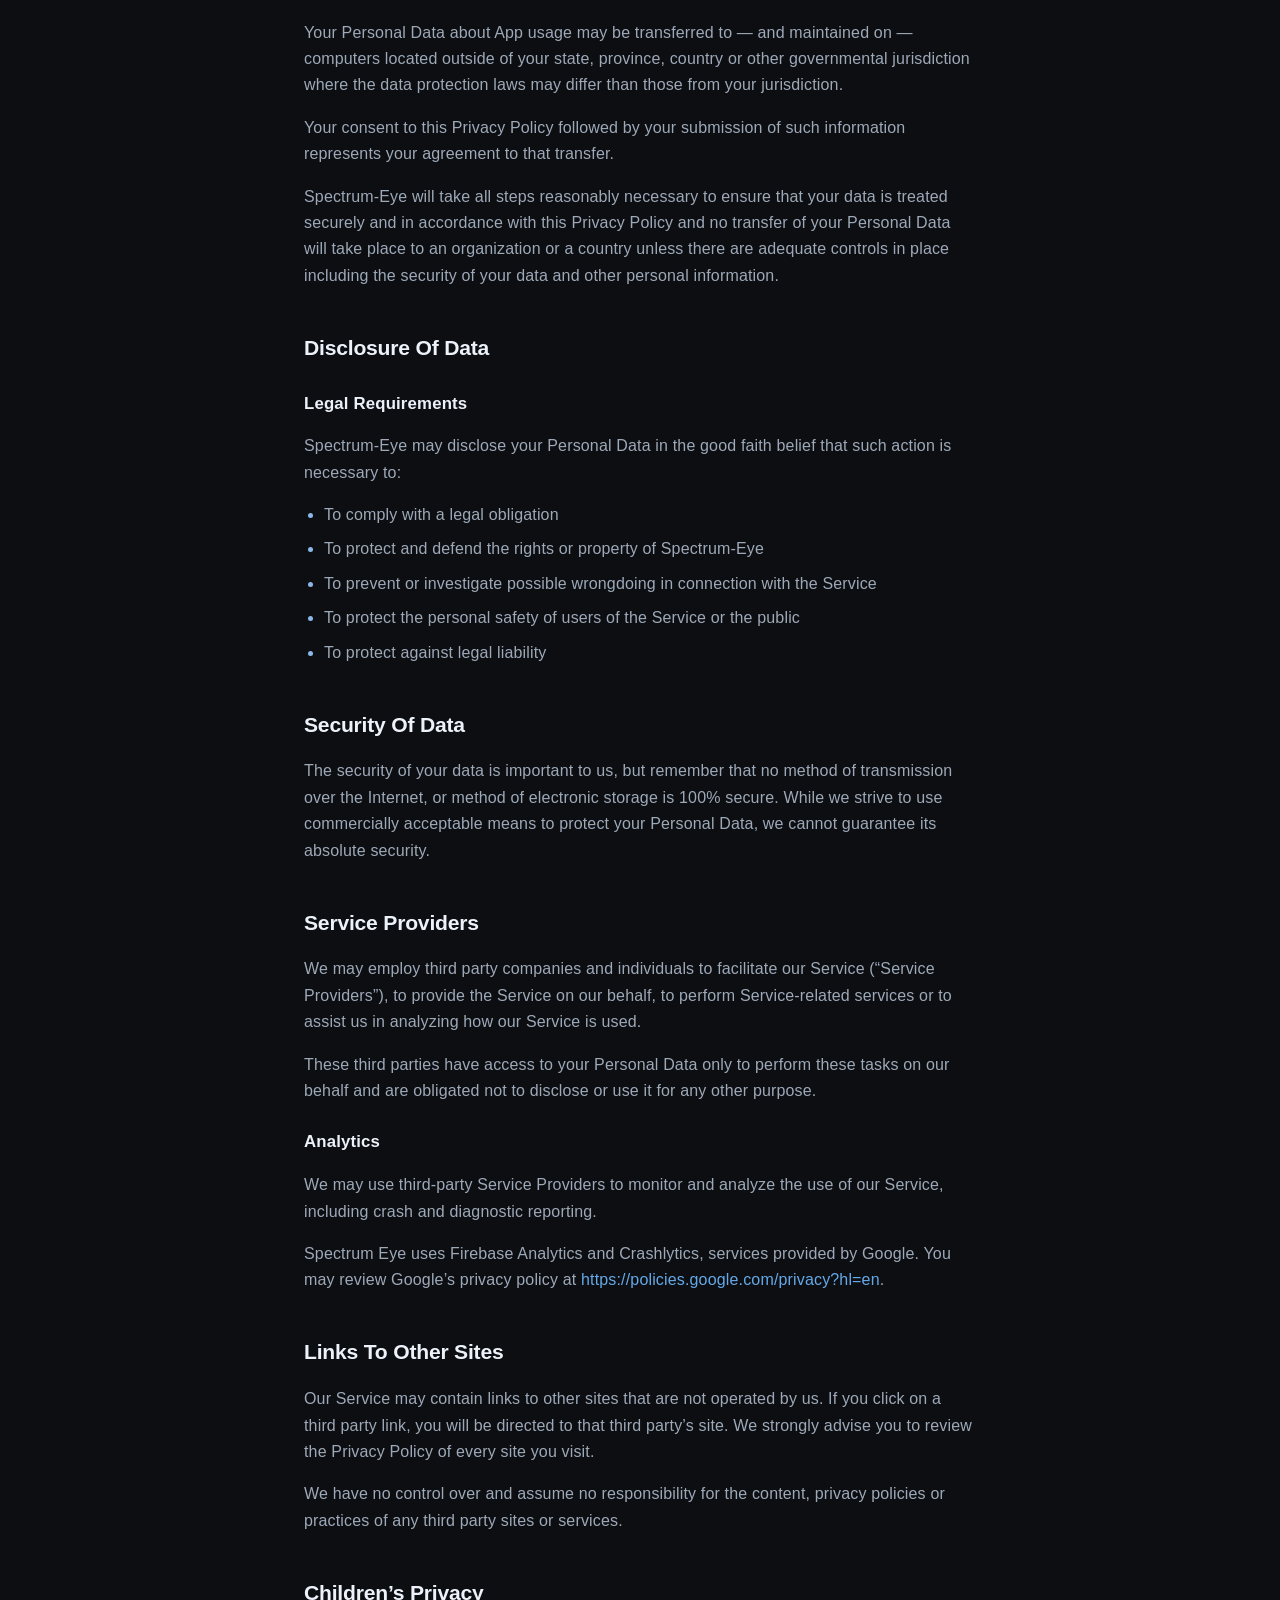
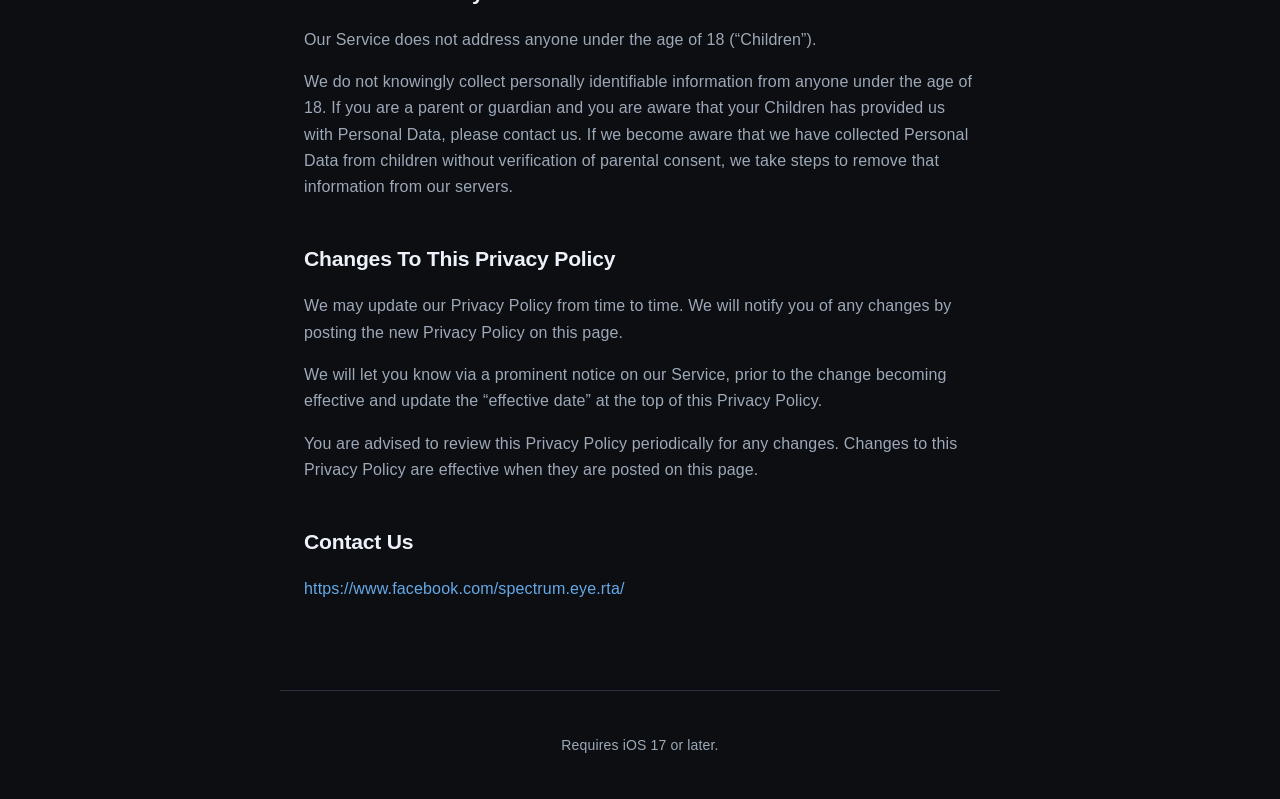
<file: docs/se_privacy_policy_en.html>
<!DOCTYPE html>
<html lang="en">
  <head>
    <meta charset="utf-8" />
    <meta name="viewport" content="width=device-width, initial-scale=1" />
    <meta
      name="description"
      content="Privacy Policy for Spectrum Eye — the iOS real-time spectrum analyzer."
    />
    <title>Privacy Policy — Spectrum Eye</title>
    <style>
      :root {
        color-scheme: dark;
        --bg: #0c0e12;
        --bg-elevated: #141922;
        --bg-soft: #10151d;
        --border: #283042;
        --text: #edf2fa;
        --text-muted: #9ea9b8;
        --accent: #65a9e8;
        --accent-hover: #7bb8ef;
        --font: -apple-system, BlinkMacSystemFont, "Segoe UI", Roboto, Helvetica, Arial, sans-serif;
        --radius: 14px;
        --max-width: 720px;
      }

      *,
      *::before,
      *::after {
        box-sizing: border-box;
      }

      html {
        font-size: 16px;
      }

      body {
        margin: 0;
        min-height: 100vh;
        font-family: var(--font);
        background: var(--bg);
        color: var(--text);
        line-height: 1.65;
        letter-spacing: 0.01em;
      }

      a {
        color: var(--accent);
        text-decoration: none;
      }

      a:hover {
        color: var(--accent-hover);
        text-decoration: underline;
      }

      .site-header {
        padding: 4.25rem 1.5rem 2.5rem;
        text-align: center;
        border-bottom: 1px solid var(--border);
        background:
          radial-gradient(1200px 400px at 50% -20%, #1e2a3f 0%, transparent 70%),
          linear-gradient(180deg, #111723 0%, var(--bg) 100%);
      }

      .site-header h1 {
        margin: 0 0 0.5rem;
        font-size: clamp(2.2rem, 4vw, 3.15rem);
        font-weight: 650;
        letter-spacing: -0.03em;
      }

      .tagline {
        margin: 0;
        color: var(--text-muted);
        font-size: 1.08rem;
        max-width: 42rem;
        margin-inline: auto;
      }

      main {
        max-width: var(--max-width);
        margin: 0 auto;
        padding: 2.5rem 1.5rem 4.5rem;
      }

      section {
        margin-top: 2.6rem;
      }

      section h2 {
        margin: 0 0 1rem;
        font-size: 1.32rem;
        font-weight: 640;
        letter-spacing: -0.01em;
      }

      section h3 {
        margin: 1.5rem 0 0.5rem;
        font-size: 1.05rem;
        font-weight: 600;
      }

      section h4 {
        margin: 1.25rem 0 0.4rem;
        font-size: 0.95rem;
        font-weight: 600;
      }

      section p,
      section ul {
        color: var(--text-muted);
      }

      section ul {
        padding-left: 1.25rem;
      }

      section li + li {
        margin-top: 0.5rem;
      }

      section ul li::marker {
        color: #8cb7e8;
      }

      .effective-date {
        margin: 0 0 1.5rem;
        color: var(--text-muted);
        font-size: 0.95rem;
      }

      .site-footer {
        max-width: var(--max-width);
        margin: 0 auto;
        padding: 2.4rem 1.5rem;
        border-top: 1px solid var(--border);
        font-size: 0.875rem;
        color: var(--text-muted);
        text-align: center;
      }

      .site-footer p {
        margin: 0.25rem 0;
      }

      @media (max-width: 480px) {
        .site-header h1 {
          font-size: 1.75rem;
        }
      }
    </style>
  </head>
  <body>
    <header class="site-header">
      <h1>Privacy Policy</h1>
      <p class="tagline">Spectrum Eye for iPhone and iPad</p>
    </header>

    <main>
      <p class="effective-date">Effective date: August 18, 2026</p>

      <section>
        <p>
          Sound Consulting (“us”, “we”, or “our”) operates the Spectrum Eye mobile
          application (the “App”).
        </p>
        <p>
          This page informs you of our policies regarding the collection, use,
          and disclosure of personal data when you use our Service and the
          choices you have associated with that data.
        </p>
        <p>
          We use your data to provide and improve the Service. By using the
          Service, you agree to the collection and use of information in
          accordance with this policy.
        </p>
      </section>

      <section>
        <h2>Information Collection And Use</h2>
        <p>
          We collect several different types of information for various purposes
          to provide and improve our Service to you.
        </p>

        <h3>Types of Data Collected</h3>

        <h4>Personal Data</h4>
        <p>We don’t collect any personal data in Spectrum Eye.</p>

        <h4>Audio Data</h4>
        <p>
          Spectrum Eye processes audio on your device in order to display a live
          spectrum. Audio stays on your device. We do not record, store, or
          upload your audio content.
        </p>

        <h4>Usage Data</h4>
        <p>
          We may collect unpersonified telemetry information when you use the
          App (“Usage Data”).
        </p>
        <p>
          This Usage Data may include information such as version of the App,
          type of audio input you use, values of basic App operation parameters
          (for example frequency range, resolution, FFT size, fall rate), and
          other diagnostic data.
        </p>
        <p>
          Additionally, this Usage Data may include information such as version
          of your OS, the type of device you use, and crash diagnostics
          information.
        </p>

        <h4>Tracking &amp; Cookies Data</h4>
        <p>
          We don’t use cookies or similar tracking technologies to track
          activity in our App.
        </p>
      </section>

      <section>
        <h2>Use of Data</h2>
        <p>Spectrum Eye uses the collected data for these purposes:</p>
        <ul>
          <li>To provide customer care and support</li>
          <li>To provide analysis or valuable information so that we can improve the App</li>
          <li>To monitor the App malfunction and crashes and act quickly</li>
          <li>To detect, prevent and address technical issues</li>
        </ul>
      </section>

      <section>
        <h2>Transfer Of Data</h2>
        <p>
          Your Personal Data about App usage may be transferred to — and
          maintained on — computers located outside of your state, province,
          country or other governmental jurisdiction where the data protection
          laws may differ than those from your jurisdiction.
        </p>
        <p>
          Your consent to this Privacy Policy followed by your submission of
          such information represents your agreement to that transfer.
        </p>
        <p>
          Spectrum-Eye will take all steps reasonably necessary to ensure that
          your data is treated securely and in accordance with this Privacy
          Policy and no transfer of your Personal Data will take place to an
          organization or a country unless there are adequate controls in place
          including the security of your data and other personal information.
        </p>
      </section>

      <section>
        <h2>Disclosure Of Data</h2>
        <h3>Legal Requirements</h3>
        <p>
          Spectrum-Eye may disclose your Personal Data in the good faith belief
          that such action is necessary to:
        </p>
        <ul>
          <li>To comply with a legal obligation</li>
          <li>To protect and defend the rights or property of Spectrum-Eye</li>
          <li>To prevent or investigate possible wrongdoing in connection with the Service</li>
          <li>To protect the personal safety of users of the Service or the public</li>
          <li>To protect against legal liability</li>
        </ul>
      </section>

      <section>
        <h2>Security Of Data</h2>
        <p>
          The security of your data is important to us, but remember that no
          method of transmission over the Internet, or method of electronic
          storage is 100% secure. While we strive to use commercially acceptable
          means to protect your Personal Data, we cannot guarantee its absolute
          security.
        </p>
      </section>

      <section>
        <h2>Service Providers</h2>
        <p>
          We may employ third party companies and individuals to facilitate our
          Service (“Service Providers”), to provide the Service on our behalf,
          to perform Service-related services or to assist us in analyzing how
          our Service is used.
        </p>
        <p>
          These third parties have access to your Personal Data only to perform
          these tasks on our behalf and are obligated not to disclose or use it
          for any other purpose.
        </p>

        <h3>Analytics</h3>
        <p>
          We may use third-party Service Providers to monitor and analyze the
          use of our Service, including crash and diagnostic reporting.
        </p>
        <p>
          Spectrum Eye uses Firebase Analytics and Crashlytics, services
          provided by Google. You may review Google’s privacy policy at
          <a href="https://policies.google.com/privacy?hl=en">https://policies.google.com/privacy?hl=en</a>.
        </p>
      </section>

      <section>
        <h2>Links To Other Sites</h2>
        <p>
          Our Service may contain links to other sites that are not operated by
          us. If you click on a third party link, you will be directed to that
          third party’s site. We strongly advise you to review the Privacy
          Policy of every site you visit.
        </p>
        <p>
          We have no control over and assume no responsibility for the content,
          privacy policies or practices of any third party sites or services.
        </p>
      </section>

      <section>
        <h2>Children’s Privacy</h2>
        <p>Our Service does not address anyone under the age of 18 (“Children”).</p>
        <p>
          We do not knowingly collect personally identifiable information from
          anyone under the age of 18. If you are a parent or guardian and you
          are aware that your Children has provided us with Personal Data,
          please contact us. If we become aware that we have collected Personal
          Data from children without verification of parental consent, we take
          steps to remove that information from our servers.
        </p>
      </section>

      <section>
        <h2>Changes To This Privacy Policy</h2>
        <p>
          We may update our Privacy Policy from time to time. We will notify you
          of any changes by posting the new Privacy Policy on this page.
        </p>
        <p>
          We will let you know via a prominent notice on our Service, prior to
          the change becoming effective and update the “effective date” at the
          top of this Privacy Policy.
        </p>
        <p>
          You are advised to review this Privacy Policy periodically for any
          changes. Changes to this Privacy Policy are effective when they are
          posted on this page.
        </p>
      </section>

      <section>
        <h2>Contact Us</h2>
        <p>
          <a href="https://www.facebook.com/spectrum.eye.rta/">https://www.facebook.com/spectrum.eye.rta/</a>
        </p>
      </section>
    </main>

    <footer class="site-footer">
      <p>Requires iOS 17 or later.</p>
    </footer>
  </body>
</html>
</file>
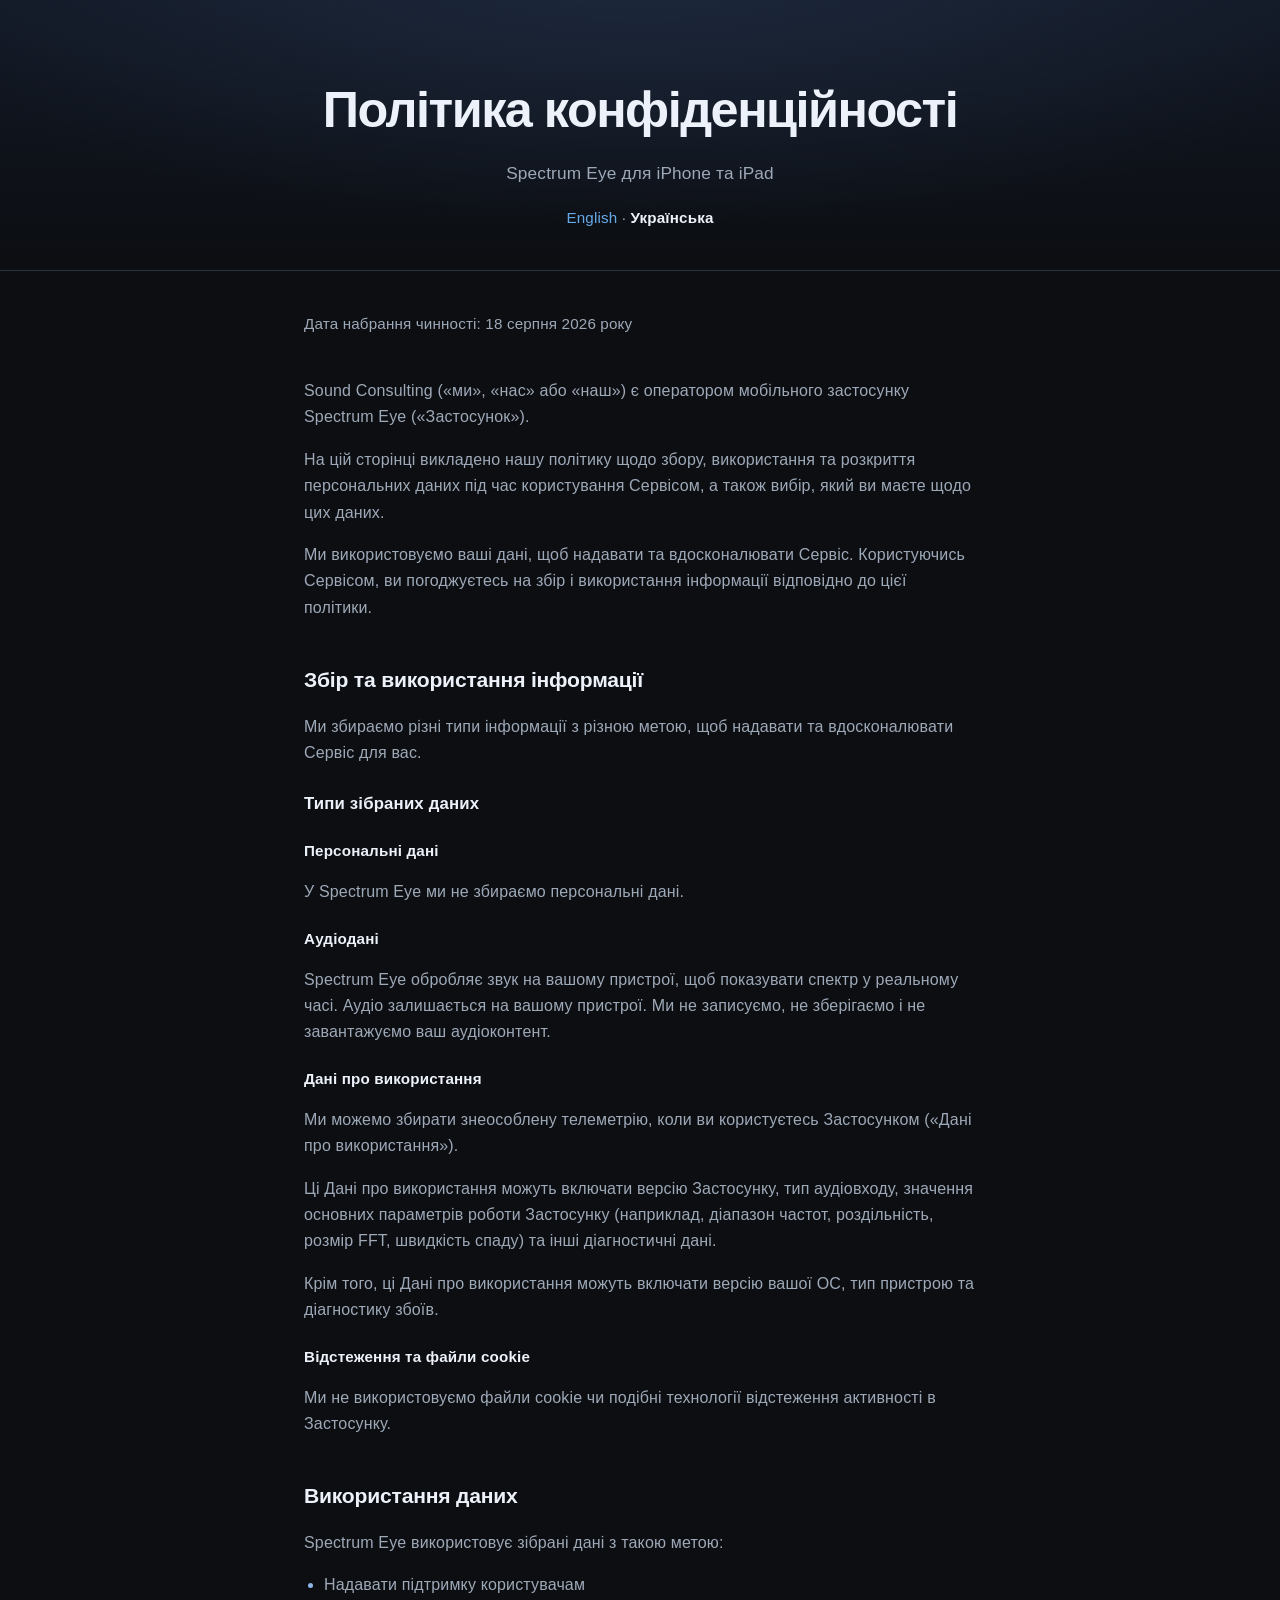
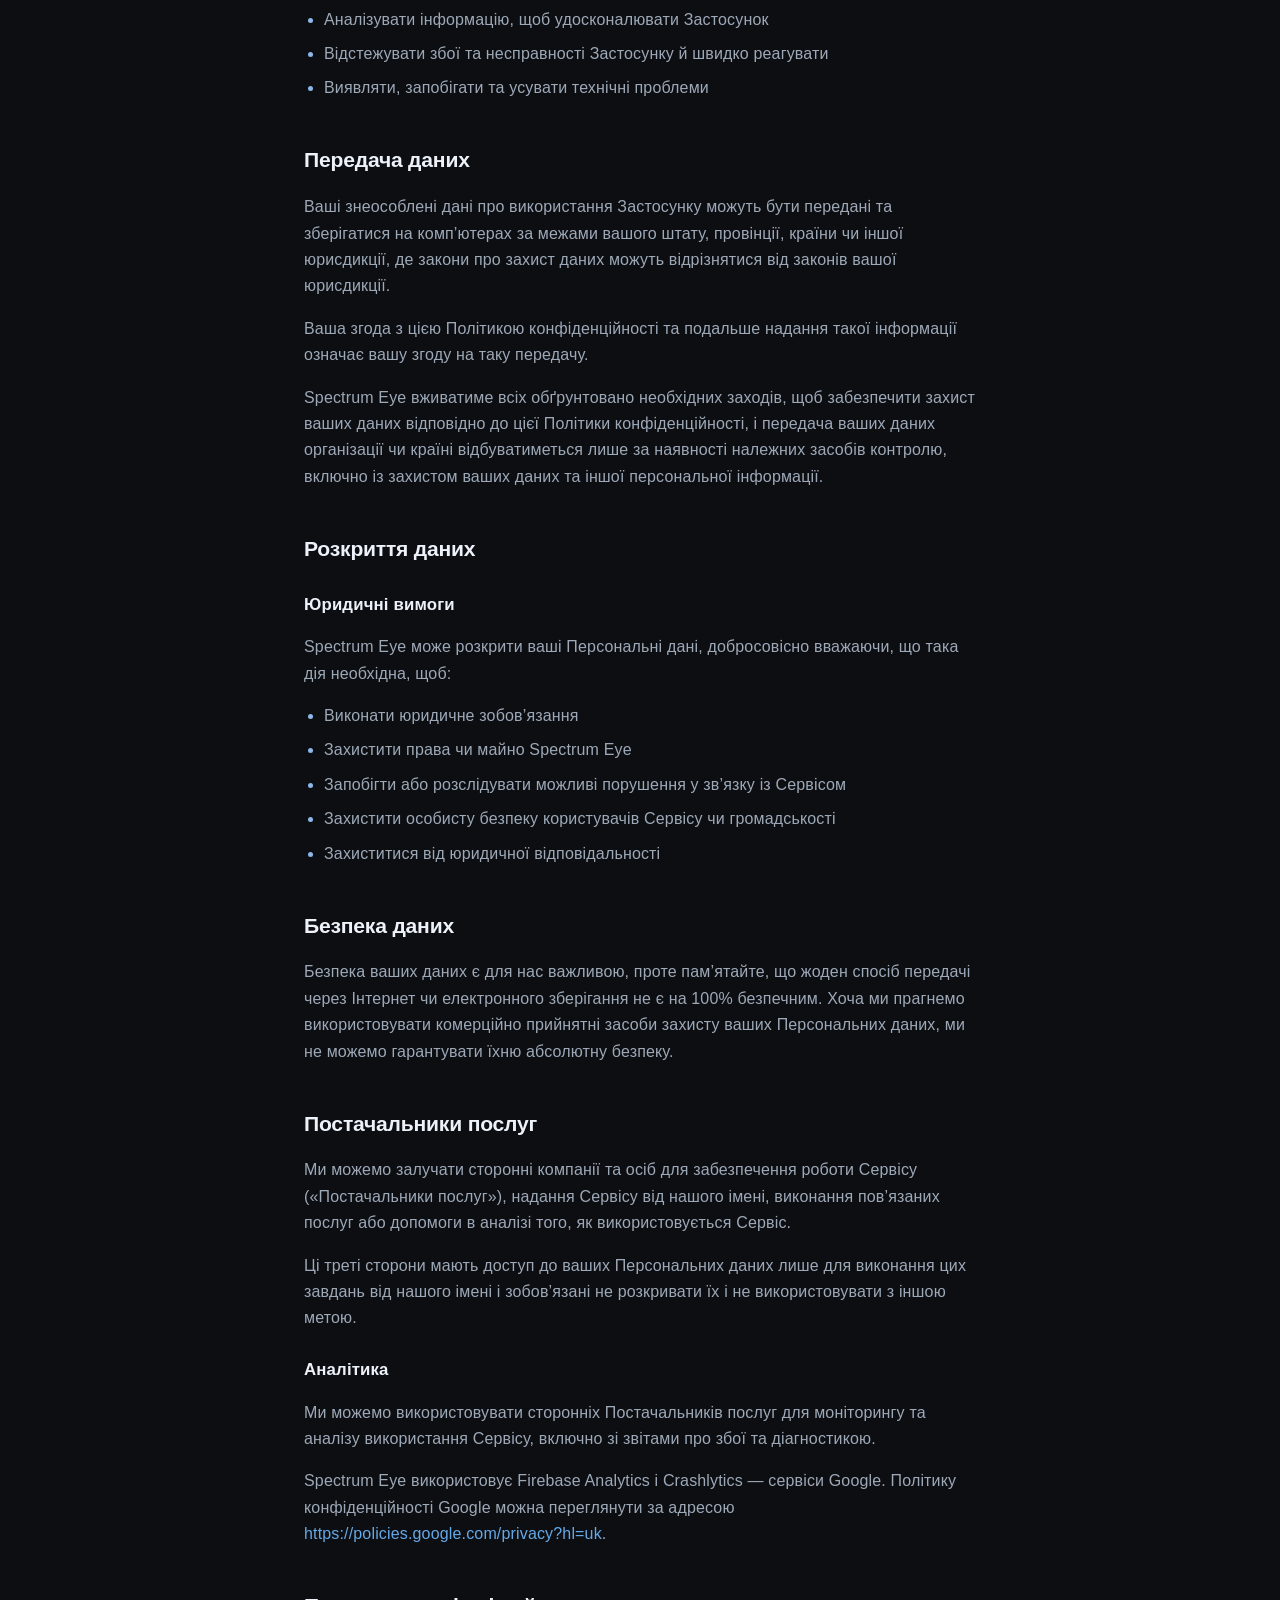
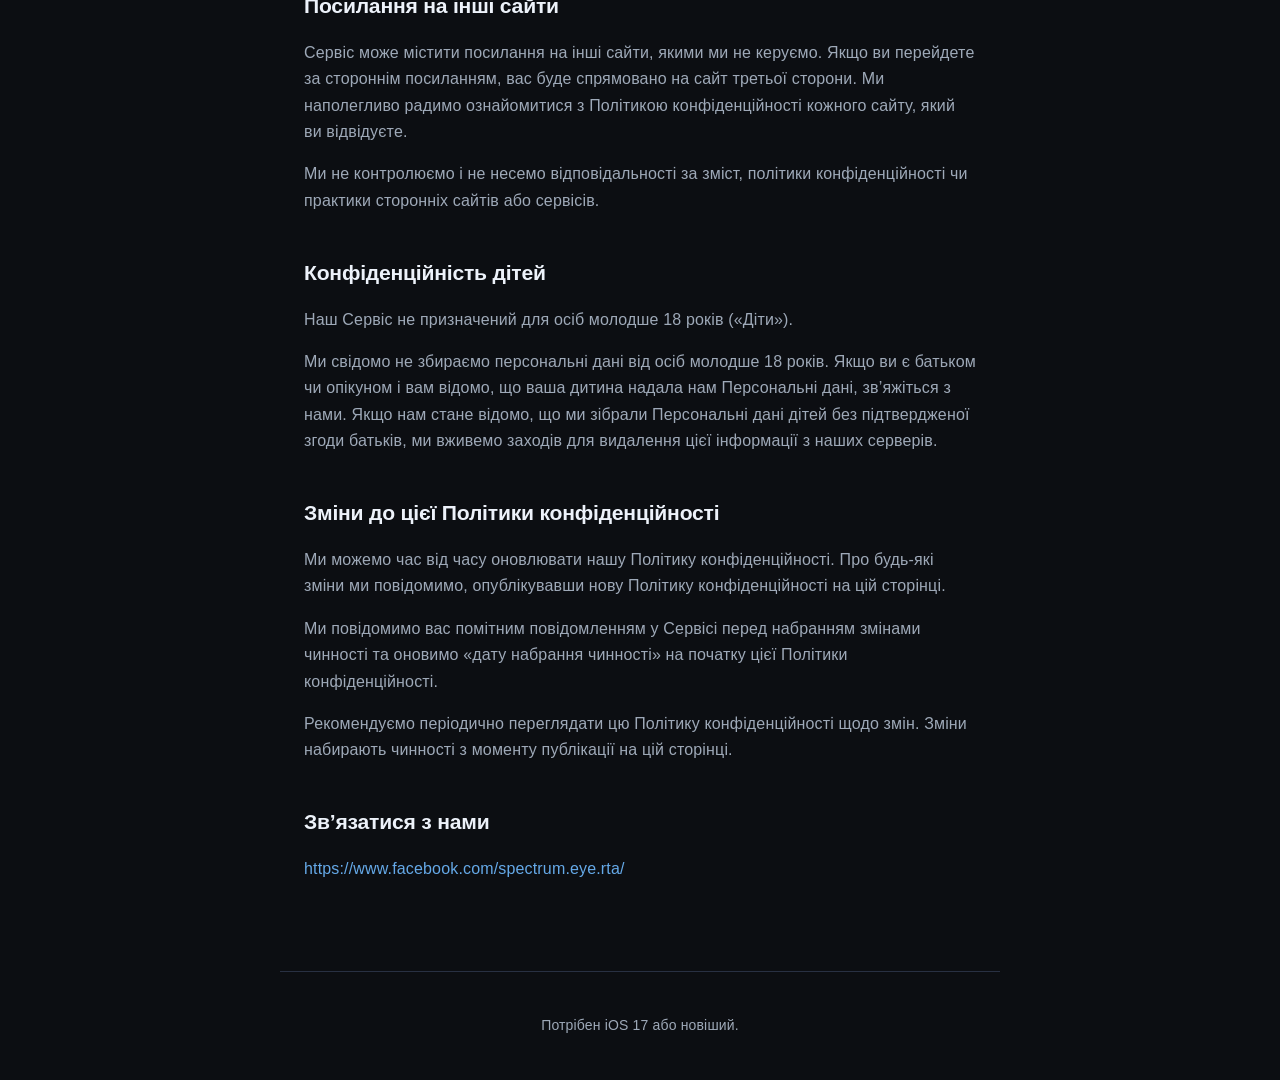
<file: docs/se_privacy_policy_uk.html>
<!DOCTYPE html>
<html lang="uk">
  <head>
    <meta charset="utf-8" />
    <meta name="viewport" content="width=device-width, initial-scale=1" />
    <meta
      name="description"
      content="Політика конфіденційності Spectrum Eye — аналізатора спектра реального часу для iOS."
    />
    <title>Політика конфіденційності — Spectrum Eye</title>
    <link rel="canonical" href="https://www.spectrum-eye.com/se_privacy_policy_uk.html" />
    <link rel="alternate" hreflang="en" href="https://www.spectrum-eye.com/se_privacy_policy_en.html" />
    <link rel="alternate" hreflang="uk" href="https://www.spectrum-eye.com/se_privacy_policy_uk.html" />
    <style>
      :root {
        color-scheme: dark;
        --bg: #0c0e12;
        --bg-elevated: #141922;
        --bg-soft: #10151d;
        --border: #283042;
        --text: #edf2fa;
        --text-muted: #9ea9b8;
        --accent: #65a9e8;
        --accent-hover: #7bb8ef;
        --font: -apple-system, BlinkMacSystemFont, "Segoe UI", Roboto, Helvetica, Arial, sans-serif;
        --radius: 14px;
        --max-width: 720px;
      }

      *,
      *::before,
      *::after {
        box-sizing: border-box;
      }

      html {
        font-size: 16px;
      }

      body {
        margin: 0;
        min-height: 100vh;
        font-family: var(--font);
        background: var(--bg);
        color: var(--text);
        line-height: 1.65;
        letter-spacing: 0.01em;
      }

      a {
        color: var(--accent);
        text-decoration: none;
      }

      a:hover {
        color: var(--accent-hover);
        text-decoration: underline;
      }

      .site-header {
        padding: 4.25rem 1.5rem 2.5rem;
        text-align: center;
        border-bottom: 1px solid var(--border);
        background:
          radial-gradient(1200px 400px at 50% -20%, #1e2a3f 0%, transparent 70%),
          linear-gradient(180deg, #111723 0%, var(--bg) 100%);
      }

      .site-header h1 {
        margin: 0 0 0.5rem;
        font-size: clamp(2.2rem, 4vw, 3.15rem);
        font-weight: 650;
        letter-spacing: -0.03em;
      }

      .tagline {
        margin: 0;
        color: var(--text-muted);
        font-size: 1.08rem;
        max-width: 42rem;
        margin-inline: auto;
      }

      .lang-switch {
        margin: 1.1rem 0 0;
        font-size: 0.95rem;
        color: var(--text-muted);
      }

      .lang-switch a[aria-current="page"] {
        color: var(--text);
        font-weight: 600;
        pointer-events: none;
        text-decoration: none;
      }

      main {
        max-width: var(--max-width);
        margin: 0 auto;
        padding: 2.5rem 1.5rem 4.5rem;
      }

      section {
        margin-top: 2.6rem;
      }

      section h2 {
        margin: 0 0 1rem;
        font-size: 1.32rem;
        font-weight: 640;
        letter-spacing: -0.01em;
      }

      section h3 {
        margin: 1.5rem 0 0.5rem;
        font-size: 1.05rem;
        font-weight: 600;
      }

      section h4 {
        margin: 1.25rem 0 0.4rem;
        font-size: 0.95rem;
        font-weight: 600;
      }

      section p,
      section ul {
        color: var(--text-muted);
      }

      section ul {
        padding-left: 1.25rem;
      }

      section li + li {
        margin-top: 0.5rem;
      }

      section ul li::marker {
        color: #8cb7e8;
      }

      .effective-date {
        margin: 0 0 1.5rem;
        color: var(--text-muted);
        font-size: 0.95rem;
      }

      .site-footer {
        max-width: var(--max-width);
        margin: 0 auto;
        padding: 2.4rem 1.5rem;
        border-top: 1px solid var(--border);
        font-size: 0.875rem;
        color: var(--text-muted);
        text-align: center;
      }

      .site-footer p {
        margin: 0.25rem 0;
      }

      @media (max-width: 480px) {
        .site-header h1 {
          font-size: 1.75rem;
        }
      }
    </style>
  </head>
  <body>
    <header class="site-header">
      <h1>Політика конфіденційності</h1>
      <p class="tagline">Spectrum Eye для iPhone та iPad</p>
      <p class="lang-switch">
        <a href="se_privacy_policy_en.html" hreflang="en" lang="en">English</a>
        ·
        <a href="se_privacy_policy_uk.html" hreflang="uk" lang="uk" aria-current="page">Українська</a>
      </p>
    </header>

    <main>
      <p class="effective-date">Дата набрання чинності: 18 серпня 2026 року</p>

      <section>
        <p>
          Sound Consulting («ми», «нас» або «наш») є оператором мобільного
          застосунку Spectrum Eye («Застосунок»).
        </p>
        <p>
          На цій сторінці викладено нашу політику щодо збору, використання та
          розкриття персональних даних під час користування Сервісом, а також
          вибір, який ви маєте щодо цих даних.
        </p>
        <p>
          Ми використовуємо ваші дані, щоб надавати та вдосконалювати Сервіс.
          Користуючись Сервісом, ви погоджуєтесь на збір і використання
          інформації відповідно до цієї політики.
        </p>
      </section>

      <section>
        <h2>Збір та використання інформації</h2>
        <p>
          Ми збираємо різні типи інформації з різною метою, щоб надавати та
          вдосконалювати Сервіс для вас.
        </p>

        <h3>Типи зібраних даних</h3>

        <h4>Персональні дані</h4>
        <p>У Spectrum Eye ми не збираємо персональні дані.</p>

        <h4>Аудіодані</h4>
        <p>
          Spectrum Eye обробляє звук на вашому пристрої, щоб показувати спектр
          у реальному часі. Аудіо залишається на вашому пристрої. Ми не
          записуємо, не зберігаємо і не завантажуємо ваш аудіоконтент.
        </p>

        <h4>Дані про використання</h4>
        <p>
          Ми можемо збирати знеособлену телеметрію, коли ви користуєтесь
          Застосунком («Дані про використання»).
        </p>
        <p>
          Ці Дані про використання можуть включати версію Застосунку, тип
          аудіовходу, значення основних параметрів роботи Застосунку
          (наприклад, діапазон частот, роздільність, розмір FFT, швидкість
          спаду) та інші діагностичні дані.
        </p>
        <p>
          Крім того, ці Дані про використання можуть включати версію вашої ОС,
          тип пристрою та діагностику збоїв.
        </p>

        <h4>Відстеження та файли cookie</h4>
        <p>
          Ми не використовуємо файли cookie чи подібні технології відстеження
          активності в Застосунку.
        </p>
      </section>

      <section>
        <h2>Використання даних</h2>
        <p>Spectrum Eye використовує зібрані дані з такою метою:</p>
        <ul>
          <li>Надавати підтримку користувачам</li>
          <li>Аналізувати інформацію, щоб удосконалювати Застосунок</li>
          <li>Відстежувати збої та несправності Застосунку й швидко реагувати</li>
          <li>Виявляти, запобігати та усувати технічні проблеми</li>
        </ul>
      </section>

      <section>
        <h2>Передача даних</h2>
        <p>
          Ваші знеособлені дані про використання Застосунку можуть бути
          передані та зберігатися на комп’ютерах за межами вашого штату,
          провінції, країни чи іншої юрисдикції, де закони про захист даних
          можуть відрізнятися від законів вашої юрисдикції.
        </p>
        <p>
          Ваша згода з цією Політикою конфіденційності та подальше надання
          такої інформації означає вашу згоду на таку передачу.
        </p>
        <p>
          Spectrum Eye вживатиме всіх обґрунтовано необхідних заходів, щоб
          забезпечити захист ваших даних відповідно до цієї Політики
          конфіденційності, і передача ваших даних організації чи
          країні відбуватиметься лише за наявності належних засобів контролю,
          включно із захистом ваших даних та іншої персональної інформації.
        </p>
      </section>

      <section>
        <h2>Розкриття даних</h2>
        <h3>Юридичні вимоги</h3>
        <p>
          Spectrum Eye може розкрити ваші Персональні дані, добросовісно
          вважаючи, що така дія необхідна, щоб:
        </p>
        <ul>
          <li>Виконати юридичне зобов’язання</li>
          <li>Захистити права чи майно Spectrum Eye</li>
          <li>Запобігти або розслідувати можливі порушення у зв’язку із Сервісом</li>
          <li>Захистити особисту безпеку користувачів Сервісу чи громадськості</li>
          <li>Захиститися від юридичної відповідальності</li>
        </ul>
      </section>

      <section>
        <h2>Безпека даних</h2>
        <p>
          Безпека ваших даних є для нас важливою, проте пам’ятайте, що жоден
          спосіб передачі через Інтернет чи електронного зберігання не є на
          100% безпечним. Хоча ми прагнемо використовувати комерційно прийнятні
          засоби захисту ваших Персональних даних, ми не можемо гарантувати
          їхню абсолютну безпеку.
        </p>
      </section>

      <section>
        <h2>Постачальники послуг</h2>
        <p>
          Ми можемо залучати сторонні компанії та осіб для забезпечення роботи
          Сервісу («Постачальники послуг»), надання Сервісу від нашого імені,
          виконання пов’язаних послуг або допомоги в аналізі того, як
          використовується Сервіс.
        </p>
        <p>
          Ці треті сторони мають доступ до ваших Персональних даних лише для
          виконання цих завдань від нашого імені і зобов’язані не розкривати їх
          і не використовувати з іншою метою.
        </p>

        <h3>Аналітика</h3>
        <p>
          Ми можемо використовувати сторонніх Постачальників послуг для
          моніторингу та аналізу використання Сервісу, включно зі звітами про
          збої та діагностикою.
        </p>
        <p>
          Spectrum Eye використовує Firebase Analytics і Crashlytics — сервіси
          Google. Політику конфіденційності Google можна переглянути за
          адресою
          <a href="https://policies.google.com/privacy?hl=uk">https://policies.google.com/privacy?hl=uk</a>.
        </p>
      </section>

      <section>
        <h2>Посилання на інші сайти</h2>
        <p>
          Сервіс може містити посилання на інші сайти, якими ми не керуємо.
          Якщо ви перейдете за стороннім посиланням, вас буде спрямовано на
          сайт третьої сторони. Ми наполегливо радимо ознайомитися з Політикою
          конфіденційності кожного сайту, який ви відвідуєте.
        </p>
        <p>
          Ми не контролюємо і не несемо відповідальності за зміст, політики
          конфіденційності чи практики сторонніх сайтів або сервісів.
        </p>
      </section>

      <section>
        <h2>Конфіденційність дітей</h2>
        <p>Наш Сервіс не призначений для осіб молодше 18 років («Діти»).</p>
        <p>
          Ми свідомо не збираємо персональні дані від осіб молодше 18 років.
          Якщо ви є батьком чи опікуном і вам відомо, що ваша дитина надала
          нам Персональні дані, зв’яжіться з нами. Якщо нам стане відомо, що
          ми зібрали Персональні дані дітей без підтвердженої згоди батьків,
          ми вживемо заходів для видалення цієї інформації з наших серверів.
        </p>
      </section>

      <section>
        <h2>Зміни до цієї Політики конфіденційності</h2>
        <p>
          Ми можемо час від часу оновлювати нашу Політику конфіденційності. Про
          будь-які зміни ми повідомимо, опублікувавши нову Політику
          конфіденційності на цій сторінці.
        </p>
        <p>
          Ми повідомимо вас помітним повідомленням у Сервісі перед набранням
          змінами чинності та оновимо «дату набрання чинності» на початку цієї
          Політики конфіденційності.
        </p>
        <p>
          Рекомендуємо періодично переглядати цю Політику конфіденційності щодо
          змін. Зміни набирають чинності з моменту публікації на цій сторінці.
        </p>
      </section>

      <section>
        <h2>Зв’язатися з нами</h2>
        <p>
          <a href="https://www.facebook.com/spectrum.eye.rta/">https://www.facebook.com/spectrum.eye.rta/</a>
        </p>
      </section>
    </main>

    <footer class="site-footer">
      <p>Потрібен iOS 17 або новіший.</p>
    </footer>
  </body>
</html>
</file>
<file: docs/assets/css/site.css>
/* Spectrum Eye — site styles
   Palette continues the spectrum-eye.com deep-blue gradient and Segoe UI type,
   with the app emblem's amber and the analyzer's green as accents. */

:root {
  --navy-abyss: #000428;
  --navy-deep: #021539;
  --navy-mid: #03264f;
  --navy-lit: #004e92;

  --amber: #ffb400;
  --amber-soft: #ffc94d;
  --green: #74d18e;
  --slate: #7a97a2;

  --ink: #f4f8fb;
  --ink-dim: #b7c7d4;
  --ink-faint: #7e94a5;

  --hairline: rgba(255, 255, 255, 0.1);
  --hairline-strong: rgba(255, 255, 255, 0.18);
  --pane: rgba(255, 255, 255, 0.04);

  --font: "Segoe UI", -apple-system, BlinkMacSystemFont, "Helvetica Neue",
    Helvetica, Arial, sans-serif;
  --font-num: ui-monospace, SFMono-Regular, "SF Mono", Menlo, Consolas,
    monospace;

  --shell: 1180px;
  --gutter: clamp(1.25rem, 4vw, 3rem);
  --radius: 18px;
  --ease: cubic-bezier(0.22, 0.61, 0.36, 1);
}

*,
*::before,
*::after {
  box-sizing: border-box;
}

html {
  -webkit-text-size-adjust: 100%;
  scroll-behavior: smooth;
}

body {
  margin: 0;
  font-family: var(--font);
  font-size: clamp(1rem, 0.96rem + 0.2vw, 1.0625rem);
  line-height: 1.65;
  color: var(--ink);
  background-color: var(--navy-abyss);
  background-image:
    radial-gradient(900px 620px at 82% -10%, rgba(0, 78, 146, 0.55), transparent 70%),
    radial-gradient(760px 520px at 8% 8%, rgba(255, 180, 0, 0.07), transparent 68%),
    linear-gradient(170deg, var(--navy-abyss) 0%, var(--navy-deep) 45%, var(--navy-mid) 100%);
  background-attachment: fixed;
  -webkit-font-smoothing: antialiased;
  text-rendering: optimizeLegibility;
}

img,
svg {
  display: block;
  max-width: 100%;
  height: auto;
}

a {
  color: var(--amber-soft);
  text-decoration-color: rgba(255, 201, 77, 0.35);
  text-underline-offset: 3px;
  transition: color 0.2s var(--ease), text-decoration-color 0.2s var(--ease);
}

a:hover {
  color: #fff;
  text-decoration-color: currentColor;
}

:focus-visible {
  outline: 2px solid var(--amber);
  outline-offset: 3px;
  border-radius: 4px;
}

h1,
h2,
h3 {
  margin: 0;
  line-height: 1.1;
  letter-spacing: -0.02em;
  font-weight: 700;
}

p {
  margin: 0;
}

/* ---------- layout primitives ---------- */

.shell {
  width: 100%;
  max-width: var(--shell);
  margin-inline: auto;
  padding-inline: var(--gutter);
}

.skip-link {
  position: absolute;
  left: -9999px;
  top: 0;
  z-index: 100;
  padding: 0.75rem 1rem;
  background: var(--amber);
  color: #10203a;
  font-weight: 600;
}

.skip-link:focus {
  left: 1rem;
  top: 1rem;
}

.eyebrow {
  margin: 0 0 1.1rem;
  font-size: 0.75rem;
  font-weight: 600;
  letter-spacing: 0.18em;
  text-transform: uppercase;
  color: var(--slate);
}

.lede {
  color: var(--ink-dim);
  font-size: clamp(1.0625rem, 1rem + 0.4vw, 1.25rem);
  max-width: 56ch;
}

.section {
  padding-block: clamp(4rem, 9vw, 7.5rem);
}

.section--tight {
  padding-block: clamp(3rem, 6vw, 5rem);
}

.section__head {
  max-width: 62ch;
  margin-bottom: clamp(2.25rem, 4vw, 3.5rem);
}

.section__head h2 {
  font-size: clamp(1.75rem, 1.2rem + 2vw, 2.75rem);
  margin-bottom: 1rem;
}

.rule {
  height: 1px;
  border: 0;
  margin: 0;
  background: linear-gradient(
    to right,
    transparent,
    var(--hairline-strong) 20%,
    var(--hairline-strong) 80%,
    transparent
  );
}

/* ---------- header ---------- */

.masthead {
  position: sticky;
  top: 0;
  z-index: 50;
  border-bottom: 1px solid transparent;
  transition: background 0.3s var(--ease), border-color 0.3s var(--ease),
    backdrop-filter 0.3s var(--ease);
}

.masthead[data-stuck="true"] {
  background: rgba(2, 12, 34, 0.72);
  backdrop-filter: blur(14px) saturate(140%);
  border-bottom-color: var(--hairline);
}

.masthead__inner {
  display: flex;
  align-items: center;
  gap: 1.5rem;
  min-height: 68px;
}

.brand {
  display: inline-flex;
  align-items: center;
  gap: 0.65rem;
  font-weight: 600;
  font-size: 1rem;
  letter-spacing: -0.01em;
  color: var(--ink);
  text-decoration: none;
  margin-right: auto;
}

/* the icon carries its own squircle, so no CSS masking here */
.brand img {
  width: 28px;
  height: 28px;
}

.nav {
  display: flex;
  align-items: center;
  gap: clamp(1rem, 2.5vw, 1.9rem);
}

.nav a {
  color: var(--ink-dim);
  font-size: 0.9375rem;
  text-decoration: none;
}

.nav a:hover,
.nav a[aria-current="page"] {
  color: var(--ink);
}

.nav__cta {
  padding: 0.45rem 1rem;
  border: 1px solid var(--hairline-strong);
  border-radius: 999px;
  color: var(--ink) !important;
}

.nav__cta:hover {
  border-color: var(--amber);
  color: var(--amber-soft) !important;
}

@media (max-width: 560px) {
  .nav a:not(.nav__cta) {
    display: none;
  }
}

/* ---------- hero ---------- */

.hero {
  padding-block: clamp(3rem, 7vw, 6rem) 0;
  overflow: hidden;
}

.hero__grid {
  display: grid;
  gap: clamp(2.5rem, 5vw, 4rem);
  align-items: center;
}

@media (min-width: 900px) {
  .hero__grid {
    grid-template-columns: minmax(0, 0.92fr) minmax(0, 1.08fr);
  }
}

.hero h1 {
  font-size: clamp(2.4rem, 1.4rem + 4.4vw, 4.15rem);
  margin-bottom: 1.25rem;
}

.hero h1 em {
  font-style: normal;
  color: var(--amber);
}

.hero__cta {
  display: flex;
  flex-wrap: wrap;
  align-items: center;
  gap: 1.25rem 1.75rem;
  margin-top: 2.25rem;
}

.badge-link {
  display: inline-block;
  transition: transform 0.25s var(--ease), filter 0.25s var(--ease);
}

.badge-link img {
  height: 54px;
  width: auto;
}

.badge-link:hover {
  transform: translateY(-2px);
  filter: drop-shadow(0 10px 22px rgba(0, 0, 0, 0.45));
}

.text-link {
  display: inline-flex;
  align-items: center;
  gap: 0.45rem;
  font-weight: 600;
  text-decoration: none;
  color: var(--ink);
}

.text-link span {
  transition: transform 0.25s var(--ease);
}

.text-link:hover span {
  transform: translateX(4px);
}

.hero__note {
  margin-top: 1.75rem;
  font-size: 0.875rem;
  color: var(--ink-faint);
}

.hero__art {
  position: relative;
}

.hero__art::before {
  content: "";
  position: absolute;
  inset: 6% -12% 12% -6%;
  background: radial-gradient(
    closest-side,
    rgba(116, 209, 142, 0.22),
    rgba(0, 78, 146, 0.12) 55%,
    transparent 75%
  );
  filter: blur(12px);
  z-index: -1;
}

.hero__art img {
  width: 100%;
  filter: drop-shadow(0 40px 60px rgba(0, 4, 40, 0.6));
}

/* equalizer divider — decorative */

.eq {
  display: flex;
  align-items: flex-end;
  gap: 3px;
  height: 34px;
  margin-top: clamp(3rem, 6vw, 4.5rem);
  opacity: 0.55;
}

.eq span {
  flex: 1;
  min-width: 2px;
  border-radius: 2px 2px 0 0;
  background: linear-gradient(to top, rgba(116, 209, 142, 0.15), var(--green));
  transform-origin: bottom;
  animation: eq-pulse 1.8s var(--ease) infinite alternate;
}

@keyframes eq-pulse {
  from {
    height: 12%;
  }
  to {
    height: 100%;
  }
}

/* ---------- feature grid ---------- */

.grid {
  display: grid;
  gap: 1.25rem;
}

@media (min-width: 700px) {
  .grid--3 {
    grid-template-columns: repeat(3, minmax(0, 1fr));
  }
  .grid--2 {
    grid-template-columns: repeat(2, minmax(0, 1fr));
  }
}

.card {
  padding: clamp(1.5rem, 2.4vw, 2rem);
  border: 1px solid var(--hairline);
  border-radius: var(--radius);
  background: var(--pane);
  transition: transform 0.3s var(--ease), border-color 0.3s var(--ease),
    background 0.3s var(--ease);
}

.card:hover {
  transform: translateY(-4px);
  border-color: var(--hairline-strong);
  background: rgba(255, 255, 255, 0.06);
}

.card h3 {
  font-size: 1.1875rem;
  margin-bottom: 0.75rem;
}

.card p {
  color: var(--ink-dim);
  font-size: 0.9375rem;
}

.card__mark {
  display: block;
  margin-bottom: 1.1rem;
  font-family: var(--font-num);
  font-size: 0.8125rem;
  letter-spacing: 0.1em;
  color: var(--amber);
}

.ticks {
  margin: 0;
  padding: 0;
  list-style: none;
  color: var(--ink-dim);
}

.ticks li {
  position: relative;
  padding-left: 1.4rem;
  font-size: 0.9375rem;
}

.ticks li + li {
  margin-top: 0.5rem;
}

.ticks li::before {
  content: "";
  position: absolute;
  left: 0;
  top: 0.62em;
  width: 9px;
  height: 2px;
  border-radius: 2px;
  background: var(--amber);
}

/* ---------- showcase rows ---------- */

.showcase {
  display: grid;
  gap: clamp(2rem, 5vw, 3.75rem);
  align-items: center;
}

@media (min-width: 880px) {
  .showcase {
    grid-template-columns: repeat(2, minmax(0, 1fr));
  }
  .showcase--flip .showcase__art {
    order: -1;
  }
}

.showcase + .showcase {
  margin-top: clamp(3.5rem, 8vw, 6rem);
}

.showcase h2,
.showcase h3 {
  font-size: clamp(1.5rem, 1.1rem + 1.6vw, 2.25rem);
  margin-bottom: 1.1rem;
}

.showcase p {
  color: var(--ink-dim);
  margin-bottom: 1.5rem;
}

/* screenshots are device renders with their own bezel and transparent corners,
   so the shadow follows the image silhouette rather than a wrapper box */
.frame img {
  filter: drop-shadow(0 26px 45px rgba(0, 4, 40, 0.7));
}

.frame--phone {
  max-width: 320px;
  margin-inline: auto;
}

.figure {
  margin: 0;
}

.figure figcaption {
  margin-top: 0.85rem;
  font-size: 0.8125rem;
  color: var(--ink-faint);
}

/* ---------- quotes ---------- */

.quotes {
  display: grid;
  gap: 1.25rem;
}

@media (min-width: 760px) {
  .quotes {
    grid-template-columns: repeat(3, minmax(0, 1fr));
  }
}

.quote {
  margin: 0;
  padding: clamp(1.4rem, 2.2vw, 1.85rem);
  border-left: 2px solid var(--amber);
  border-radius: 0 var(--radius) var(--radius) 0;
  background: var(--pane);
}

.quote p {
  font-size: 1.0625rem;
  line-height: 1.5;
}

.quote footer {
  margin-top: 0.9rem;
  font-size: 0.8125rem;
  color: var(--ink-faint);
}

/* ---------- stats ---------- */

.stats {
  display: grid;
  gap: 1.5rem clamp(1.5rem, 4vw, 3rem);
  grid-template-columns: repeat(auto-fit, minmax(150px, 1fr));
  padding-block: clamp(2rem, 4vw, 3rem);
  border-block: 1px solid var(--hairline);
}

.stat dt {
  font-size: 0.75rem;
  letter-spacing: 0.14em;
  text-transform: uppercase;
  color: var(--ink-faint);
  margin-bottom: 0.35rem;
}

.stat dd {
  margin: 0;
  font-family: var(--font-num);
  font-size: clamp(1.35rem, 1.1rem + 0.9vw, 1.75rem);
  font-weight: 600;
  color: var(--ink);
}

/* ---------- in-page nav (features) ---------- */

.jumps {
  display: flex;
  flex-wrap: wrap;
  gap: 0.6rem;
  margin-top: 2rem;
}

.jumps a {
  padding: 0.4rem 0.9rem;
  border: 1px solid var(--hairline);
  border-radius: 999px;
  font-size: 0.875rem;
  color: var(--ink-dim);
  text-decoration: none;
}

.jumps a:hover {
  border-color: var(--amber);
  color: var(--amber-soft);
}

/* ---------- spec rows ---------- */

.spec {
  margin: 0;
  border-top: 1px solid var(--hairline);
}

.spec > div {
  display: grid;
  gap: 0.2rem 2rem;
  padding-block: 0.95rem;
  border-bottom: 1px solid var(--hairline);
}

@media (min-width: 640px) {
  .spec > div {
    grid-template-columns: minmax(0, 13rem) minmax(0, 1fr);
    align-items: baseline;
  }
}

.spec dt {
  font-size: 0.8125rem;
  letter-spacing: 0.1em;
  text-transform: uppercase;
  color: var(--ink-faint);
}

.spec dd {
  margin: 0;
  color: var(--ink-dim);
  font-size: 0.9375rem;
}

/* ---------- side-by-side phone shots ---------- */

.gallery {
  display: grid;
  grid-template-columns: repeat(2, minmax(0, 1fr));
  gap: clamp(0.75rem, 2vw, 1.5rem);
  align-items: start;
}

.gallery img {
  filter: drop-shadow(0 20px 36px rgba(0, 4, 40, 0.65));
}

/* ---------- closing call to action ---------- */

.closer {
  text-align: center;
  padding: clamp(2.75rem, 6vw, 4.5rem) clamp(1.5rem, 4vw, 3.5rem);
  border: 1px solid var(--hairline);
  border-radius: 28px;
  background:
    radial-gradient(120% 140% at 50% 0%, rgba(0, 78, 146, 0.45), transparent 65%),
    rgba(255, 255, 255, 0.03);
}

.closer h2 {
  font-size: clamp(1.75rem, 1.2rem + 2.2vw, 2.85rem);
  margin-bottom: 1rem;
}

.closer .lede {
  margin-inline: auto;
}

.closer .hero__cta {
  justify-content: center;
}

/* ---------- footer ---------- */

.footer {
  padding-block: clamp(2.5rem, 5vw, 3.5rem);
  border-top: 1px solid var(--hairline);
  margin-top: clamp(3rem, 7vw, 5rem);
  color: var(--ink-faint);
  font-size: 0.875rem;
}

.footer__inner {
  display: flex;
  flex-wrap: wrap;
  gap: 1rem 2rem;
  align-items: center;
  justify-content: space-between;
}

.footer nav {
  display: flex;
  flex-wrap: wrap;
  gap: 1.25rem;
}

.footer a {
  color: var(--ink-dim);
  text-decoration: none;
}

.footer a:hover {
  color: #fff;
}

.footer strong {
  font-weight: 600;
  color: var(--ink-dim);
}

/* ---------- reveal on scroll ---------- */

.reveal {
  opacity: 0;
  transform: translateY(18px);
  transition: opacity 0.7s var(--ease), transform 0.7s var(--ease);
}

.reveal.is-visible {
  opacity: 1;
  transform: none;
}

@media (prefers-reduced-motion: reduce) {
  html {
    scroll-behavior: auto;
  }
  .reveal {
    opacity: 1;
    transform: none;
    transition: none;
  }
  .eq span {
    animation: none;
    height: 45%;
  }
}
</file>
